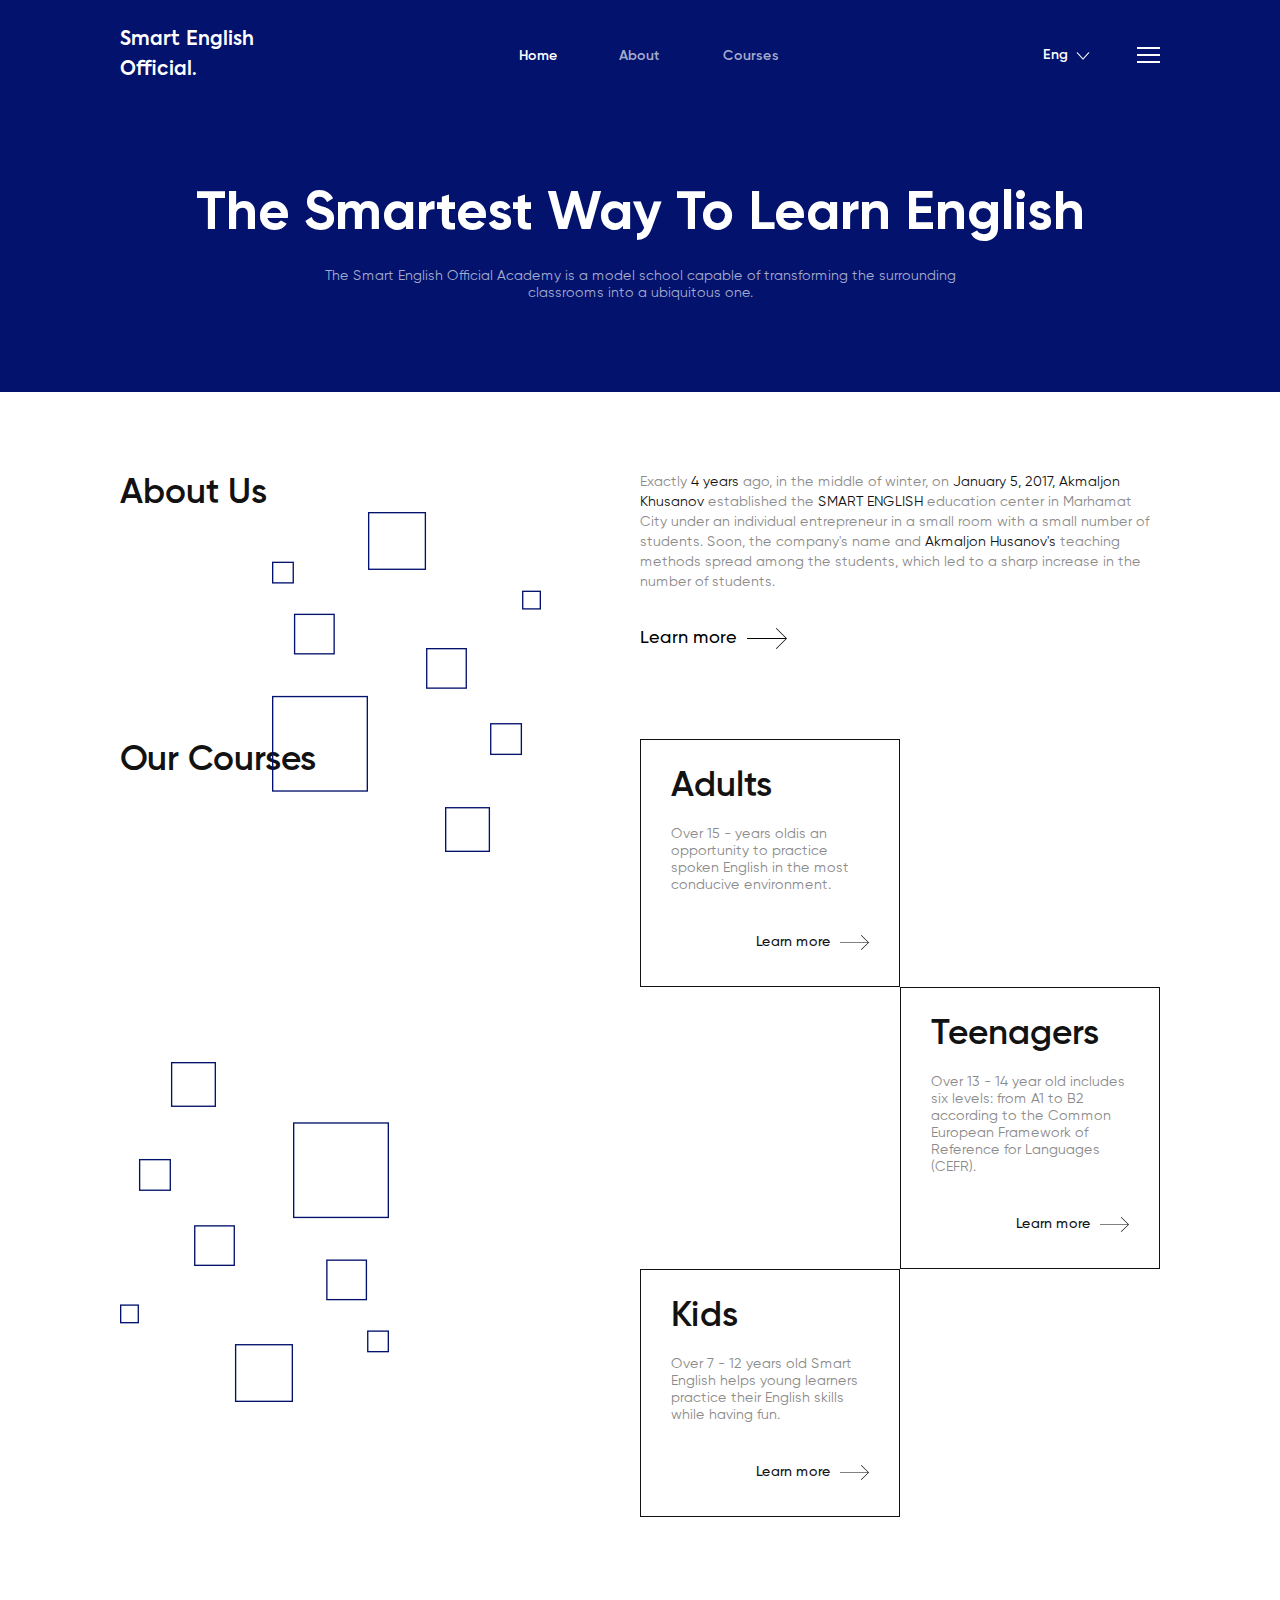
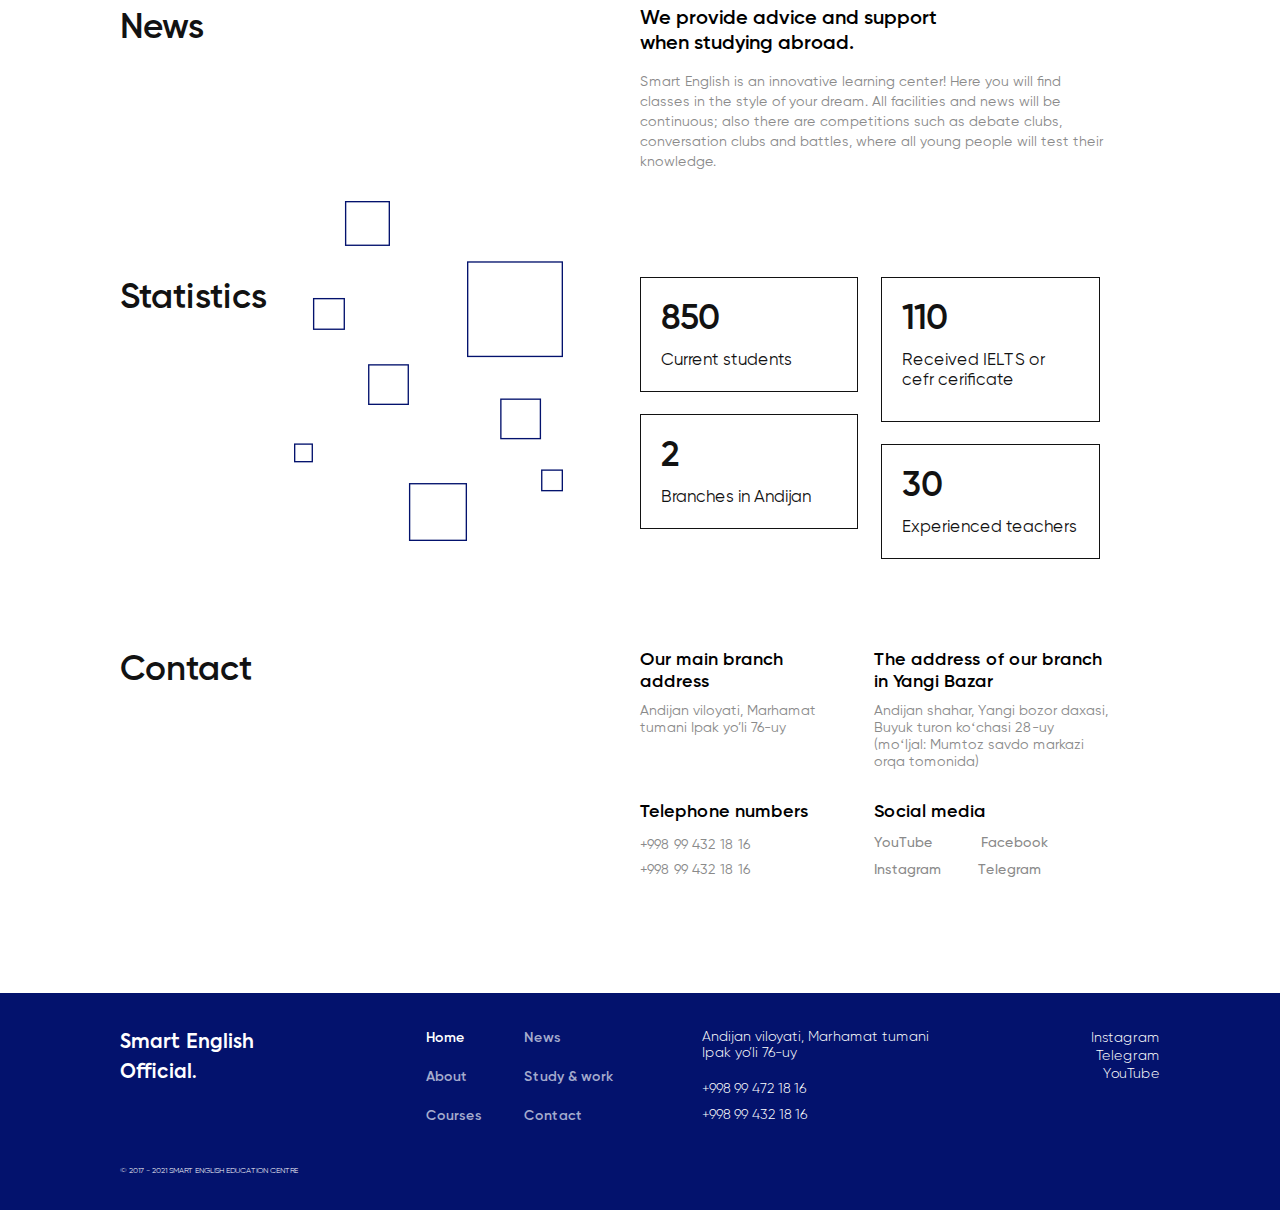
<file: index.html>
<!DOCTYPE html>
<html lang="en">
  <head>
    <meta charset="UTF-8" />
    <meta http-equiv="X-UA-Compatible" content="IE=edge" />
    <meta name="viewport" content="width=device-width, initial-scale=1.0" />
    <title>Smart English Official</title>
    <link rel="stylesheet" href="css/main.css" />
    <link rel="icon" href="img/Group 5.png" type="image/png" />
  </head>
  <body>
    <header>
      <nav>
        <div class="navbar-brand">
          <h3 class="logo-setting">
            smart english <br />
            official.
          </h3>
        </div>

        <ul class="linksToPages">
          <li><a href="index.html">Home</a></li>
          <li><a href="about.html">About</a></li>
          <li><a href="courses.html">Courses</a></li>
        </ul>

        <div class="controls">
          <div class="changeLanguage">
            <h3 onclick="myFunction()" class="dropbtn">Eng</h3>

            <img
              id="direction"
              class="dropbtn"
              src="img/controlsPart.svg"
              alt=""
              onclick="myFunction()"
            />
            <ul id="drop-down" class="drop-down-menu">
              <li><a href="#">Uzb</a></li>
            </ul>
          </div>
          <div class="burger" id="mengo" onclick="name()">
            <div
              id="men mengo"
              class="burger line line1"
              onclick="name()"
            ></div>
            <div
              id="men mengo"
              class="burger line line2"
              onclick="name()"
            ></div>

            <div
              id="men mengo"
              class="burger line line3"
              onclick="name()"
            ></div>
            <div id="main-menu-content" class="main-menu">
              <ul>
                <li><a href="index.html">Home</a></li>
                <hr style="width: 100%" />
                <li><a href="about.html">About</a></li>
                <hr style="width: 100%" />
                <li><a href="courses.html">Courses</a></li>
                <hr style="width: 100%" />
                <li><a href="study.html">Ta'lim & ish</a></li>
                <hr style="width: 100%" />
                <li><a href="vacancies.html">Vakansiya</a></li>
                <hr style="width: 100%" />
                <li><a href="news.html">News</a></li>
                <hr style="width: 100%" />
                <li><a href="contact.html">Bog'lanish</a></li>
              </ul>
            </div>
          </div>
        </div>
      </nav>

      <div class="attractiveAds">
        <h1>the smartest way to learn english</h1>
        <p>
          The Smart English Official Academy is a model school capable of
          transforming the surrounding <br />
          classrooms into a ubiquitous one.
        </p>
      </div>
    </header>

    <div class="container1">
      <div class="about-part">
        <h1 class="font-for-titles">About Us</h1>
        <div class="description">
          <p class="font-for-description">
            Exactly <span class="dark">4 years </span>ago, in the middle of
            winter, on
            <span class="dark">January 5, 2017, Akmaljon Khusanov</span>
            established the <span class="dark">SMART ENGLISH</span> education
            center in Marhamat City under an individual entrepreneur in a small
            room with a small number of students. Soon, the company's name and
            <span class="dark">Akmaljon Husanov's</span> teaching methods spread
            among the students, which led to a sharp increase in the number of
            students.
          </p>

          <a href="#">Learn more <img src="img/Vector.svg" alt="Vector" /></a>
        </div>
      </div>

      <div class="courses">
        <h1 class="font-for-titles">Our Courses</h1>

        <div class="typesOfCourses">
          <div class="adults">
            <h1 class="font-for-titles">Adults</h1>
            <p class="font-for-description">
              Over 15 - years oldis an opportunity to practice spoken English in
              the most conducive environment.
            </p>

            <a class="setting-for-links" href="#"
              >Learn more
              <img class="settings-for-link-img" src="img/Vector.svg" alt=""
            /></a>
          </div>
          <div class="teenagers">
            <h1 class="font-for-titles">Teenagers</h1>
            <p class="font-for-description">
              Over 13 - 14 year old includes six levels: from A1 to B2 according
              to the Common European Framework of Reference for Languages
              (CEFR).
            </p>

            <a class="setting-for-links" href="#"
              >Learn more
              <img class="settings-for-link-img" src="img/Vector.svg" alt=""
            /></a>
          </div>
          <div class="kids">
            <h1 class="font-for-titles">Kids</h1>
            <p class="font-for-description">
              Over 7 - 12 years old Smart English helps young learners practice
              their English skills while having fun.
            </p>
            <a class="setting-for-links" href="#"
              >Learn more
              <img class="settings-for-link-img" src="img/Vector.svg" alt=""
            /></a>
          </div>
        </div>
      </div>

      <div class="news">
        <h1 class="font-for-titles"><a class="_links" href="news.html">News</a></h1>
        <div class="description">
          <h3>
            We provide advice and support <br />
            when studying abroad.
          </h3>
          <p class="font-for-description">
            Smart English is an innovative learning center! Here you will find
            classes in the style of your dream. All facilities and news will be
            continuous; also there are competitions such as debate clubs,
            conversation clubs and battles, where all young people will test
            their knowledge.
          </p>
        </div>
      </div>

      <div class="statistics">
        <h1 class="font-for-titles">Statistics</h1>
        <div class="data">
          <div class="part">
            <div class="numbers">
              <h1 class="font-for-titles">850</h1>
              <p class="fonts-for-data">Current students</p>
            </div>

            <div class="numbers">
              <h1 class="font-for-titles">2</h1>
              <p class="fonts-for-data">Branches in Andijan</p>
            </div>
          </div>
          <div class="part">
            <div class="numbers">
              <h1 class="font-for-titles">110</h1>
              <p class="fonts-for-data">
                Received IELTS or <br />
                cefr cerificate
              </p>
            </div>

            <div class="numbers">
              <h1 class="font-for-titles">30</h1>
              <p class="fonts-for-data">Experienced teachers</p>
            </div>
          </div>
        </div>
      </div>

      <div class="contact">
        <h1 class="font-for-titles">Contact</h1>
        <div class="place">
          <div class="branch-address">
            <h5 class="font-for-location">
              Our main branch <br style="display: block" />
              address
            </h5>
            <p class="font-for-description">
              Andijan viloyati, Marhamat <br />
              tumani Ipak yo’li 76-uy
            </p>
          </div>

          <div class="branch-address">
            <h5 class="font-for-location">
              The address of our branch in Yangi Bazar
            </h5>
            <p class="font-for-description">
              Andijan shahar, Yangi bozor daxasi, <br />
              Buyuk turon koʻchasi 28-uy <br />
              (moʻljal: Mumtoz savdo markazi <br />
              orqa tomonida)
            </p>
          </div>

          <div class="branch-address">
            <h5 class="font-for-location">Telephone numbers</h5>
            <p class="font-for-description" style="line-height: 25px">
              +998 99 432 18 16 <br />
              +998 99 432 18 16
            </p>
          </div>

          <div class="branch-address">
            <h5 class="font-for-location">Social media</h5>
            <a href="https://www.youtube.com/channel/UCyIsRkGdvB_aFuLkGm6fUcA">YouTube</a>
            &nbsp;&nbsp;&nbsp;&nbsp;&nbsp;&nbsp;&nbsp;&nbsp;&nbsp;&nbsp;
            <a href="#">Facebook</a> <br />
            <div class="second-line">
              <a href="https://www.instagram.com/fulfil_education/"">Instagram</a>
              &nbsp;&nbsp;&nbsp;&nbsp;&nbsp;&nbsp;&nbsp;
              <a href="https://t.me/fulfil_education">Telegram</a>
            </div>
          </div>
        </div>
      </div>
      <img
        class="background-effect background-img"
        src="img/Group 136.svg"
        alt=""
      />
      <img
        class="background-effect background-img1"
        src="img/Group 137.svg"
        alt=""
      />
      <img
        class="background-effect background-img2"
        src="img/Group 138.svg"
        alt=""
      />
    </div>

    <footer>
      <div class="logoPart">
        <h3 class="logo-setting">
          Smart English <br />
          Official.
        </h3>

        <p>© 2017 - 2021 SMART ENGLISH EDUCATION CENTRE</p>
      </div>
      <div class="pages">
        <ul>
          <li><a href="index.html">Home</a></li>
          <li><a href="news.html">News</a></li>
          <li><a href="about.html">About</a></li>
          <li><a href="study.html">Study & work</a></li>
          <li><a href="courses.html">Courses</a></li>
          <li><a href="contact.html">Contact</a></li>
        </ul>
      </div>
      <div class="location">
        <h4>
          <span>Andijan viloyati, Marhamat tumani</span> <br />
          Ipak yo’li 76-uy
        </h4>

        <h4>+998 99 472 18 16</h4>

        <h4>+998 99 432 18 16</h4>
      </div>
      <div class="socialSites">
        <h4><a href="https://www.instagram.com/fulfil_education/">Instagram</a></h4>
        <h4><a href="https://t.me/fulfil_education">Telegram</a></h4>
        <h4><a href="https://www.youtube.com/channel/UCyIsRkGdvB_aFuLkGm6fUcA">YouTube</a></h4>
      </div>
    </footer>
    <script src="js/main.js"></script>
  </body>
</html>
</file>
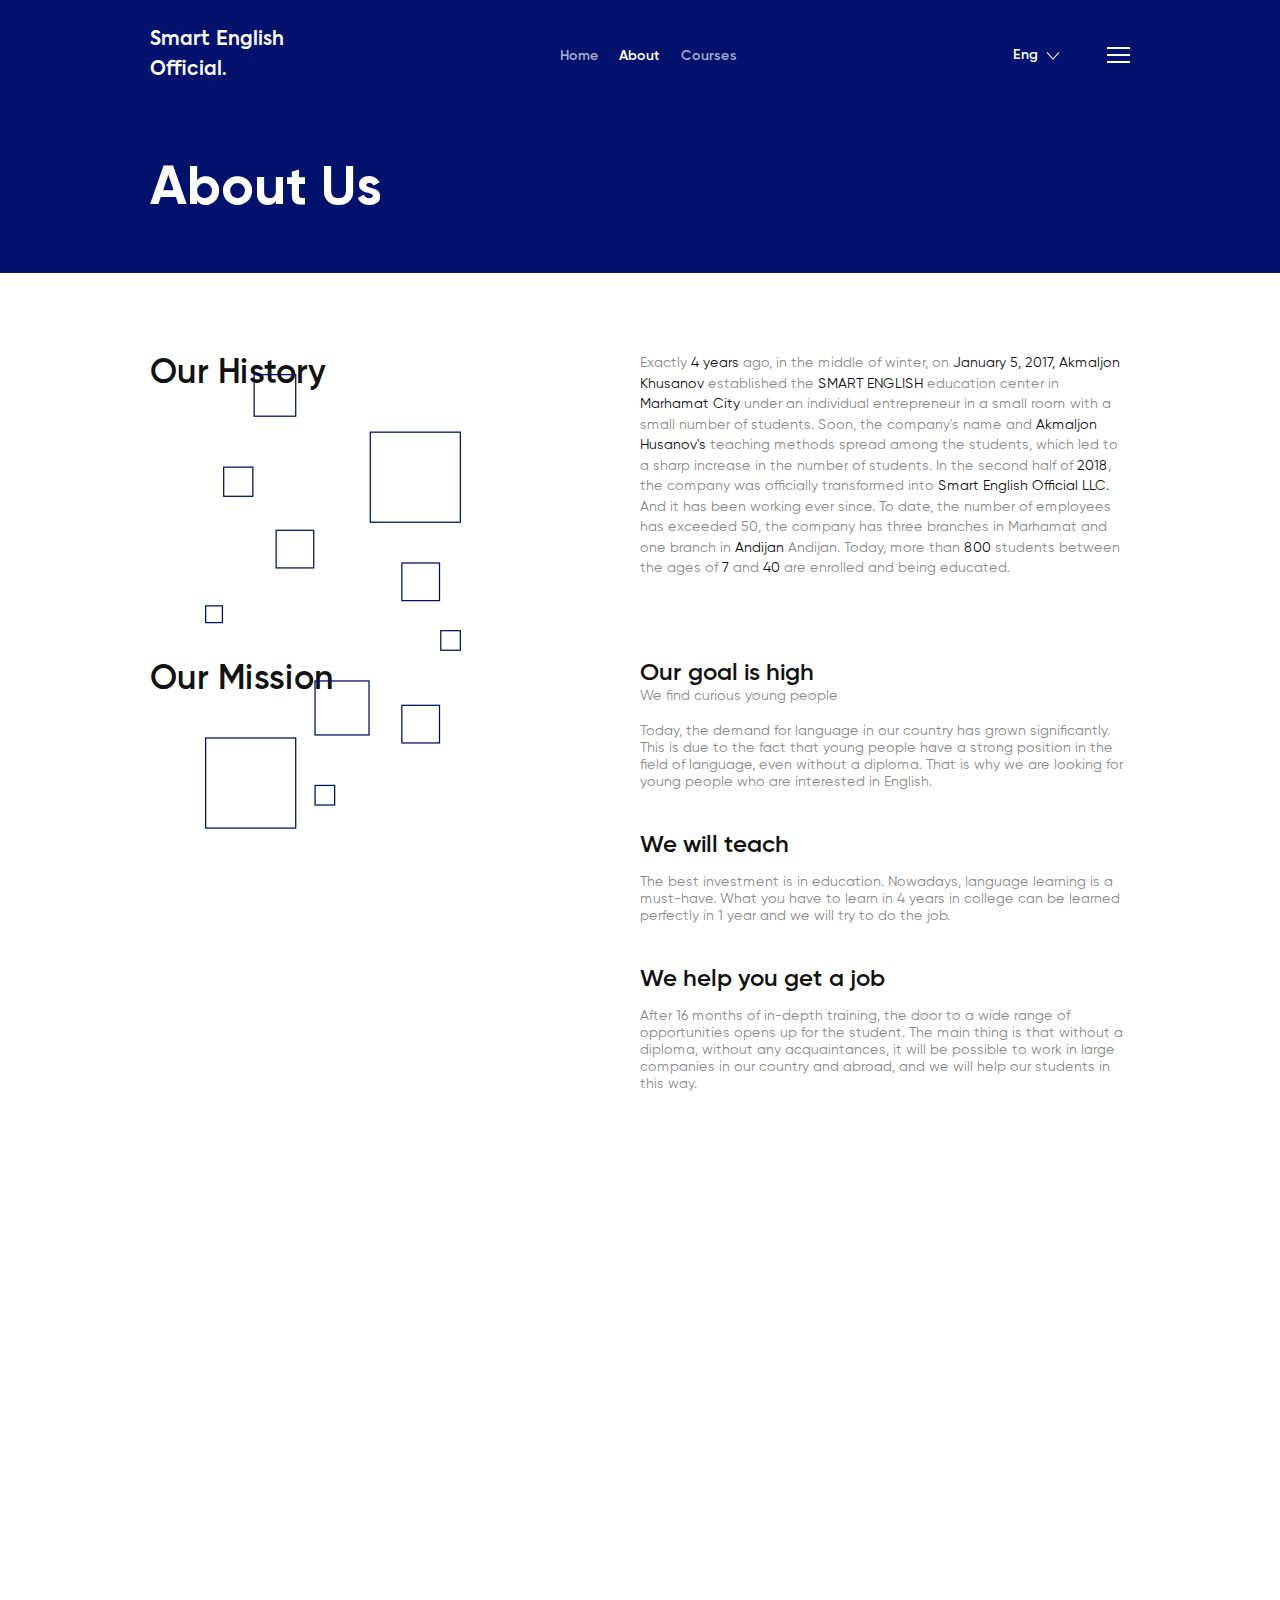
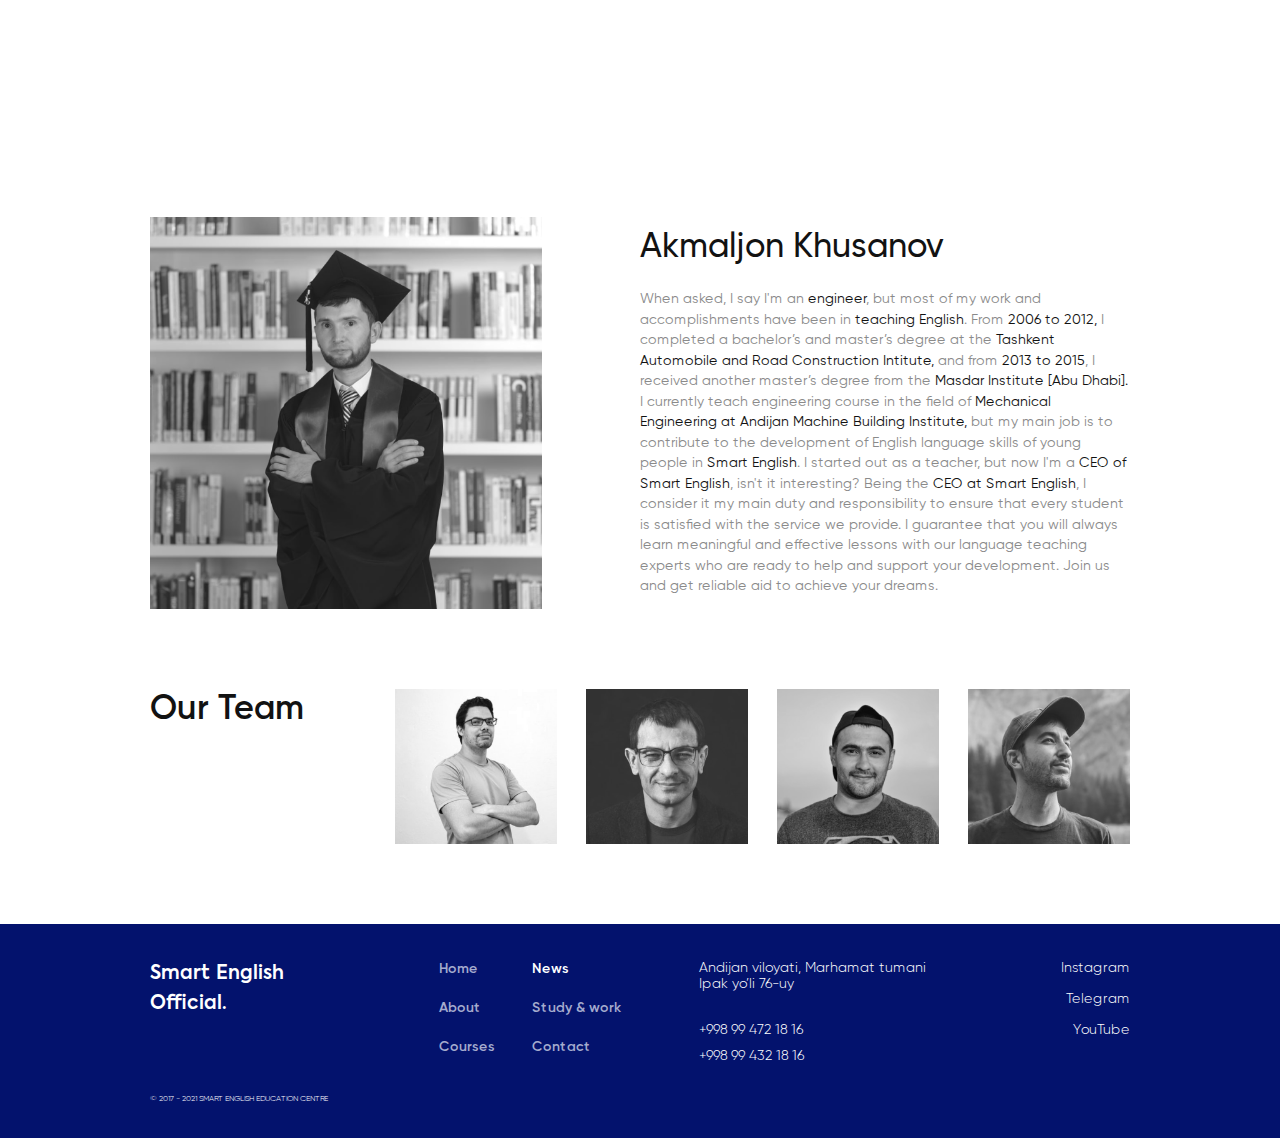
<file: about.html>
<!DOCTYPE html>
<html lang="en">
  <head>
    <meta charset="UTF-8" />
    <meta http-equiv="X-UA-Compatible" content="IE=edge" />
    <meta name="viewport" content="width=device-width, initial-scale=1.0" />
    <title>Smart English Official About</title>
    <link rel="stylesheet" href="css/navbar-footer-settings.css" />
    <link rel="stylesheet" href="css/about.css" />
    <link rel="icon" href="img/Group 5.png" type="image/png" />
  </head>
  <body>
    <header>
      <nav>
        <div class="navbar-brand">
          <h3 class="logo-setting">
            smart english <br />
            official.
          </h3>
        </div>

        <ul class="linksToPages">
          <li><a href="index.html">Home</a></li>
          <li><a href="about.html">About</a></li>
          <li><a href="courses.html">Courses</a></li>
        </ul>

        <div class="controls">
          <div class="changeLanguage">
            <h3 onclick="myFunction()" class="dropbtn">Eng</h3>

            <img
              id="direction"
              class="dropbtn"
              src="img/controlsPart.svg"
              alt=""
              onclick="myFunction()"
            />
            <ul id="drop-down" class="drop-down-menu">
              <li><a href="#">Uzb</a></li>
            </ul>
          </div>
          <div class="burger" id="mengo" onclick="name()">
            <div
              id="men mengo"
              class="burger line line1"
              onclick="name()"
            ></div>
            <div
              id="men mengo"
              class="burger line line2"
              onclick="name()"
            ></div>

            <div
              id="men mengo"
              class="burger line line3"
              onclick="name()"
            ></div>
            <div id="main-menu-content" class="main-menu">
              <ul>
                <li><a href="index.html">Home</a></li>
                <hr style="width: 100%" />
                <li><a href="about.html">About</a></li>
                <hr style="width: 100%" />
                <li><a href="courses.html">Courses</a></li>
                <hr style="width: 100%" />
                <li><a href="study.html">Ta'lim & ish</a></li>
                <hr style="width: 100%" />
                <li><a href="vacancies.html">Vakansiya</a></li>
                <hr style="width: 100%" />
                <li><a href="news.html">News</a></li>
                <hr style="width: 100%" />
                <li><a href="contact.html">Bog'lanish</a></li>
              </ul>
            </div>
          </div>
        </div>
      </nav>

      <div class="attractiveAds">
        <h1>About Us</h1>
      </div>
    </header>

    <div class="container">
      <img class="effect" src="img/fotabout.svg" alt="">
      <div class="history">
        <h1>Our History</h1>
        <div class="second-part">
          <p class="for-text">
            Exactly <span class="dark">4 years</span> ago, in the middle of
            winter, on
            <span class="dark">January 5, 2017, Akmaljon Khusanov</span>
            established the <span class="dark">SMART ENGLISH</span> education
            center in <span class="dark">Marhamat City</span> under an
            individual entrepreneur in a small room with a small number of
            students. Soon, the company's name and
            <span class="dark">Akmaljon Husanov's</span> teaching methods spread
            among the students, which led to a sharp increase in the number of
            students. In the second half of <span class="dark">2018</span>, the
            company was officially transformed into
            <span class="dark">Smart English Official LLC.</span> And it has
            been working ever since. To date, the number of employees has
            exceeded <span>50</span>, the company has three branches in Marhamat
            and one branch in <span class="dark">Andijan</span> Andijan. Today,
            more than <span class="dark">800</span> students between the ages of
            <span class="dark">7</span> and <span class="dark">40</span> are
            enrolled and being educated.
          </p>
        </div>
      </div>

      <div class="mission">
        <h1>Our Mission</h1>
        <div class="second-part">
          <h3>Our goal is high</h3>
          <p class="for_text">We find curious young people</p>
          <br />
          <p class="for_text">
            Today, the demand for language in our country has grown
            significantly. This is due to the fact that young people have a
            strong position in the field of language, even without a diploma.
            That is why we are looking for young people who are interested in
            English.
          </p>

          <h3>We will teach</h3>
          <p class="for_text">
            The best investment is in education. Nowadays, language learning is
            a must-have. What you have to learn in 4 years in college can be
            learned perfectly in 1 year and we will try to do the job.
          </p>

          <h3>We help you get a job</h3>
          <p class="for_text">
            After 16 months of in-depth training, the door to a wide range of
            opportunities opens up for the student. The main thing is that
            without a diploma, without any acquaintances, it will be possible to
            work in large companies in our country and abroad, and we will help
            our students in this way.
          </p>
        </div>
      </div>

      <div class="video">
        <iframe src="https://www.youtube.com/embed"> </iframe>
      </div>

      <div class="founder">
        <img src="img/Background 1.png" alt="" />
        <div class="second-part">
          <h1>Akmaljon Khusanov</h1>
          <p class="for-text">
            When asked, I say I'm an <span class="dark">engineer</span>, but
            most of my work and accomplishments have been in
            <span class="dark">teaching English</span>. From
            <span class="dark">2006 to 2012,</span> I completed a bachelor’s and
            master’s degree at the
            <span class="dark"
              >Tashkent Automobile and Road Construction Intitute,</span
            >
            and from <span class="dark">2013 to 2015</span>, I received another
            master’s degree from the
            <span class="dark">Masdar Institute [Abu Dhabi].</span> I currently
            teach engineering course in the field of
            <span class="dark"
              >Mechanical Engineering at Andijan Machine Building
              Institute,</span
            >
            but my main job is to contribute to the development of English
            language skills of young people in
            <span class="dark">Smart English</span>. I started out as a teacher,
            but now I'm a <span class="dark">CEO of Smart English</span>, isn't
            it interesting? Being the
            <span class="dark">CEO at Smart English</span>, I consider it my
            main duty and responsibility to ensure that every student is
            satisfied with the service we provide. I guarantee that you will
            always learn meaningful and effective lessons with our language
            teaching experts who are ready to help and support your development.
            Join us and get reliable aid to achieve your dreams.
          </p>
        </div>
      </div>

      <div class="members">
        <h1>Our Team</h1>
        <div class="people">
          <div class="person">
            <img src="./img/person.png" alt="" />
            <div class="overlay">
              <h3>John Doe</h3>
              <p>Manager</p>
            </div>
          </div>
          <div class="person">
            <img src="./img/person1.png" alt="" />
            <div class="overlay">
              <h3>John Doe</h3>
              <p>Manager</p>
            </div>
          </div>
          <div class="person">
            <img src="./img/person2.png" alt="" />
            <div class="overlay">
              <h3>John Doe</h3>
              <p>Manager</p>
            </div>
          </div>
          <div class="person">
            <img src="./img/person3.png" alt="" />
            <div class="overlay">
              <h3>John Doe</h3>
              <p>Manager</p>
            </div>
          </div>
        </div>
      </div>
    </div>

    <footer>
      <div class="logoPart">
        <h3 class="logo-setting">
          Smart English <br />
          Official.
        </h3>

        <p style="white-space: nowrap">
          © 2017 - 2021 SMART ENGLISH EDUCATION CENTRE
        </p>
      </div>
      <div class="pages">
        <ul>
          <li><a href="index.html">Home</a></li>
          <li><a href="news.html">News</a></li>
          <li><a href="about.html">About</a></li>
          <li><a href="study.html">Study & work</a></li>
          <li><a href="courses.html">Courses</a></li>
          <li><a href="contact.html">Contact</a></li>
        </ul>
      </div>
      <div class="location">
        <h4>
          <span> Andijan viloyati, Marhamat tumani</span> <br />
          Ipak yo’li 76-uy
        </h4>

        <h4>+998 99 472 18 16</h4>

        <h4>+998 99 432 18 16</h4>
      </div>
      <div class="socialSites">
        <h4><a href="https://www.instagram.com/fulfil_education/">Instagram</a></h4>
        <h4><a href="https://t.me/fulfil_education">Telegram</a></h4>
        <h4><a href="https://www.youtube.com/channel/UCyIsRkGdvB_aFuLkGm6fUcA">YouTube</a></h4>
      </div>
    </footer>
    <script src="js/main.js"></script>
  </body>
</html>
</file>
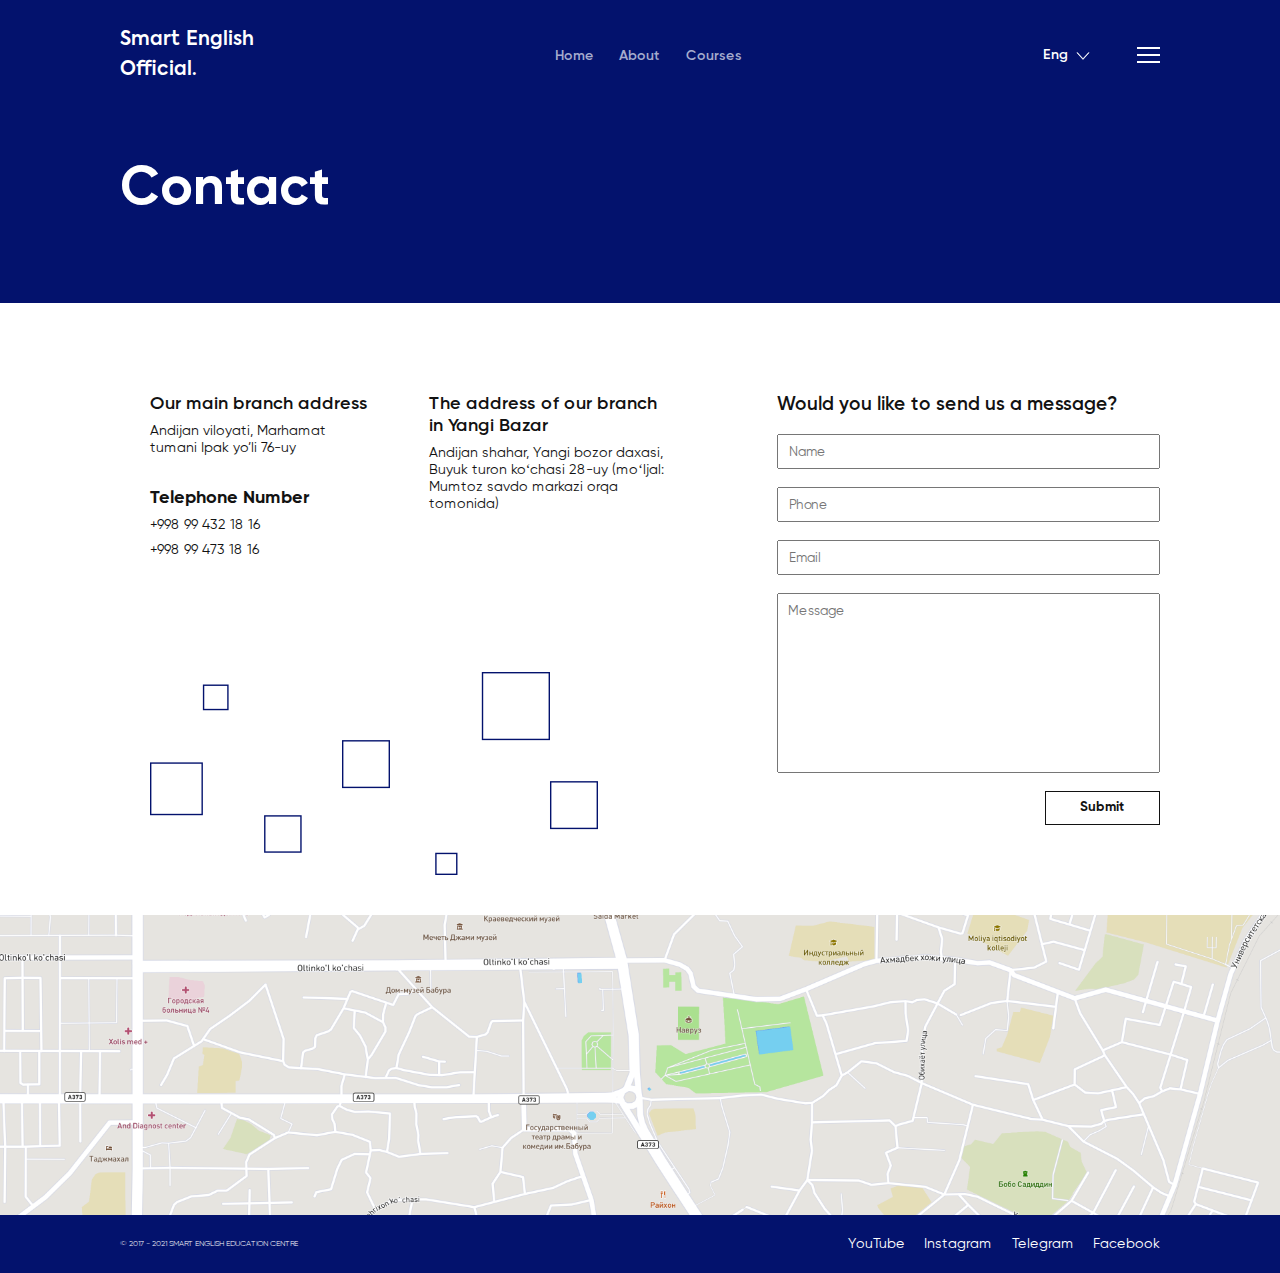
<file: contact.html>
<!DOCTYPE html>
<html lang="en">
  <head>
    <meta charset="UTF-8" />
    <meta http-equiv="X-UA-Compatible" content="IE=edge" />
    <meta name="viewport" content="width=device-width, initial-scale=1.0" />
    <title>Smart English Official Contact</title>
    <link rel="stylesheet" href="css/contact.css" />
    <link rel="icon" href="img/Group 5.png" type="image/png" />
  </head>
  <body>
    <header>
      <nav>
        <div class="navbar-brand">
          <h3 class="logo-setting">
            smart english <br />
            official.
          </h3>
        </div>

        <ul class="linksToPages">
          <li><a href="index.html">Home</a></li>
          <li><a href="about.html">About</a></li>
          <li><a href="courses.html">Courses</a></li>
        </ul>

        <div class="controls">
          <div class="changeLanguage">
            <h3 onclick="myFunction()" class="dropbtn">Eng</h3>

            <img
              id="direction"
              class="dropbtn"
              src="img/controlsPart.svg"
              alt=""
              onclick="myFunction()"
            />
            <ul id="drop-down" class="drop-down-menu">
              <li><a href="#">Uzb</a></li>
            </ul>
          </div>
          <div class="burger" id="mengo" onclick="name()">
            <div
              id="men mengo"
              class="burger line line1"
              onclick="name()"
            ></div>
            <div
              id="men mengo"
              class="burger line line2"
              onclick="name()"
            ></div>

            <div
              id="men mengo"
              class="burger line line3"
              onclick="name()"
            ></div>
            <div id="main-menu-content" class="main-menu">
              <ul>
                <li><a href="index.html">Home</a></li>
                <hr style="width: 100%" />
                <li><a href="about.html">About</a></li>
                <hr style="width: 100%" />
                <li><a href="courses.html">Courses</a></li>
                <hr style="width: 100%" />
                <li><a href="study.html">Ta'lim & ish</a></li>
                <hr style="width: 100%" />
                <li><a href="vacancies.html">Vakansiya</a></li>
                <hr style="width: 100%" />
                <li><a href="news.html">News</a></li>
                <hr style="width: 100%" />
                <li><a href="contact.html">Bog'lanish</a></li>
              </ul>
            </div>
          </div>
        </div>
      </nav>

      <div class="attractiveAds">
        <h1>Contact</h1>
      </div>
    </header>

    <div class="container">
      <div class="location">
        <h2 class="font-for-names">Our main branch <br> address</h2>
        <p class="for_text">
          Andijan viloyati, Marhamat tumani Ipak yo’li 76-uy
        </p>
        <br /><br />
        <h2 class="font-for-names tel">Telephone Number</h2>
        <p class="for_text">+998 99 432 18 16</p>
        <p class="for_text">+998 99 473 18 16</p>
      </div>
      <div class="locationOne">
        <h2 class="font-for-names">
          The address of our branch <br />
          in Yangi Bazar
        </h2>
        <p class="for_text">
          Andijan shahar, Yangi bozor daxasi, Buyuk turon koʻchasi 28-uy
          (moʻljal: Mumtoz savdo markazi orqa tomonida)
        </p>
      </div>
      <div class="message">
        <h3 class="font-for-names">Would you like to send us a message?</h3>
        <form action="#">
          <input class="getName" type="text" maxlength="30" placeholder="Name" required />
          <input type="tel" maxlength="17" placeholder="Phone" required />
          <input type="email" maxlength="25" placeholder="Email" required />
          <textarea name="" id="" placeholder="Message" required></textarea>
          <input type="submit" value="Submit" />
        </form>
      </div>
      <img src="img/contact.svg" alt="" />
    </div>

    <img class="map" src="img/map.png" alt="" />

    <footer>
        <p class="copyright1">© 2017 - 2021 SMART ENGLISH EDUCATION CENTRE</p>

        <ul>
            <li><a href="https://www.youtube.com/channel/UCyIsRkGdvB_aFuLkGm6fUcA">YouTube</a></li>
            <li><a href="https://www.instagram.com/fulfil_education/">Instagram</a></li>
            <li><a href="https://t.me/fulfil_education">Telegram</a></li>
            <li><a href="#">Facebook</a></li>
        </ul>
    </footer>
    <script src="js/main.js"></script>
  </body>
</html>
</file>
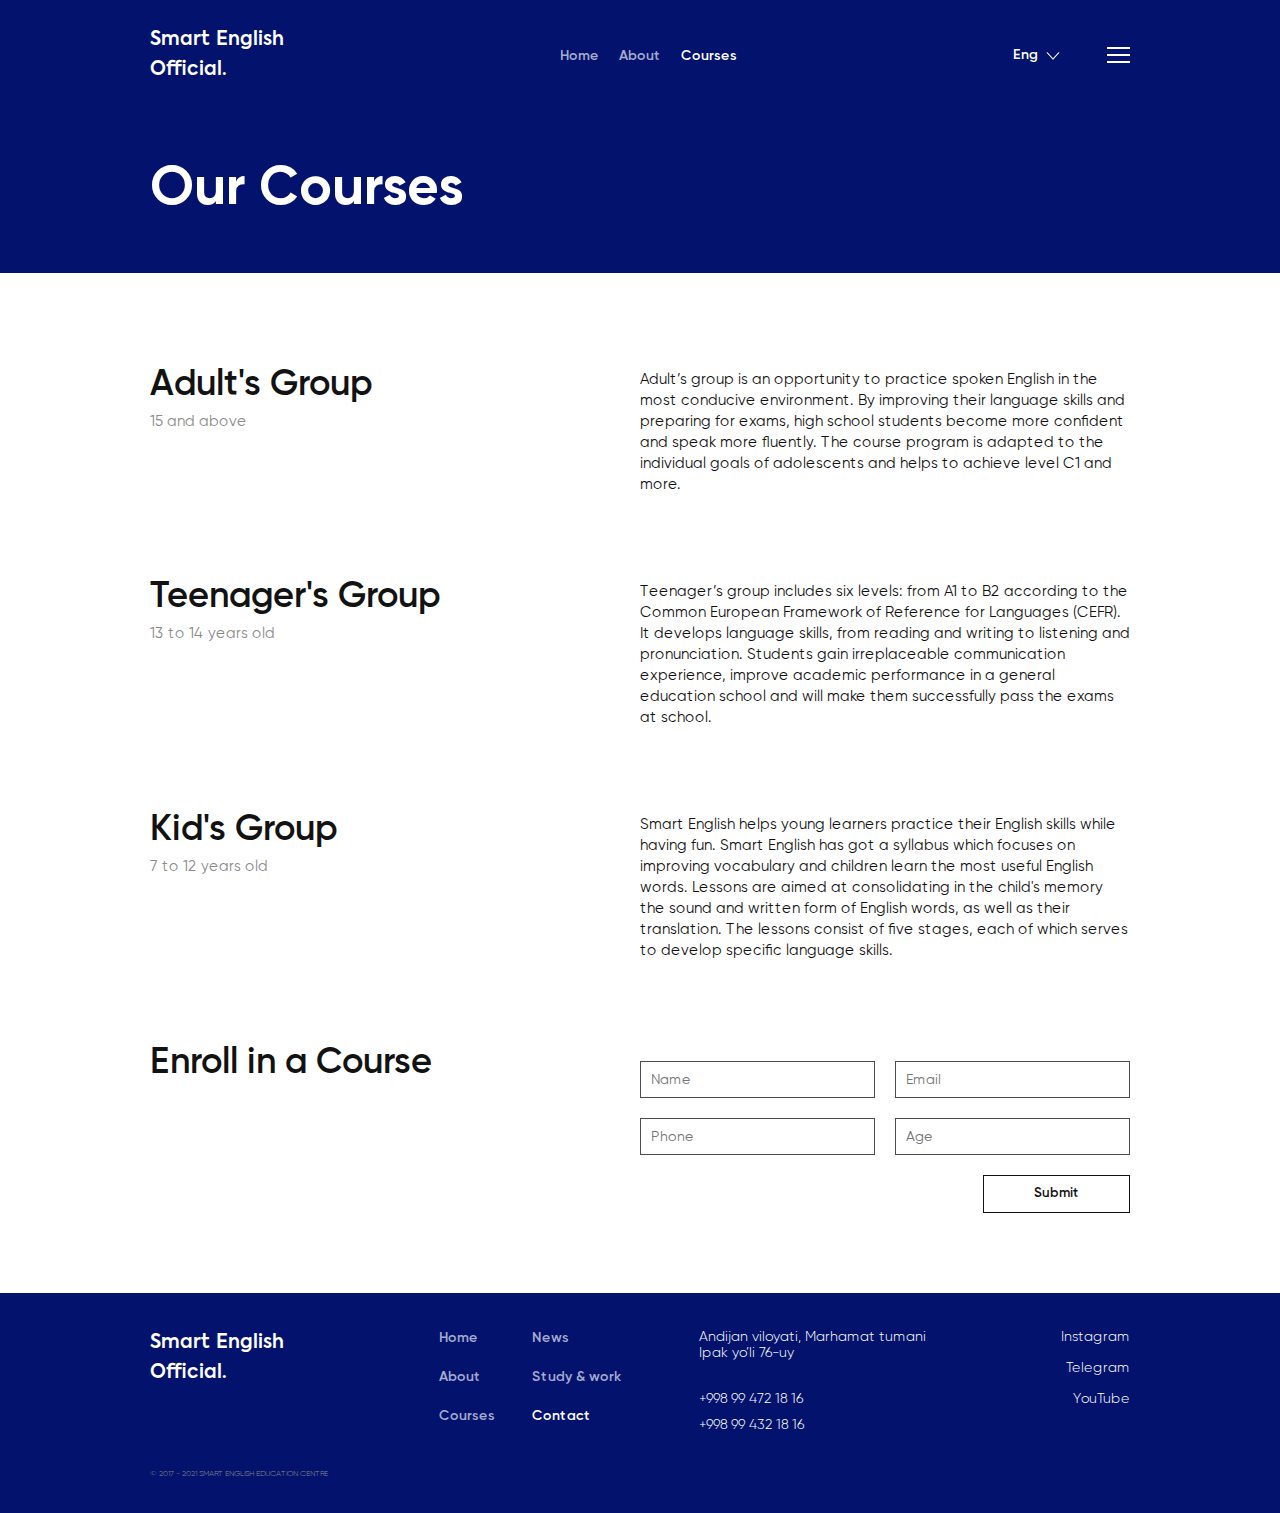
<file: courses.html>
<!DOCTYPE html>
<html lang="en">
  <head>
    <meta charset="UTF-8" />
    <meta http-equiv="X-UA-Compatible" content="IE=edge" />
    <meta name="viewport" content="width=device-width, initial-scale=1.0" />
    <title>Smart English Official Courses</title>
    <link rel="stylesheet" href="css/navbar-footer-settings.css" />
    <link rel="stylesheet" href="css/courses.css" />
    <link rel="icon" href="img/Group 5.png" type="image/png" />
  </head>
  <body>
    <header>
      <nav>
        <div class="navbar-brand">
          <h3 class="logo-setting">
            smart english <br />
            official.
          </h3>
        </div>

        <ul class="linksToPages">
          <li><a href="index.html">Home</a></li>
          <li><a href="about.html">About</a></li>
          <li><a href="courses.html">Courses</a></li>
        </ul>

        <div class="controls">
          <div class="changeLanguage">
            <h3 onclick="myFunction()" class="dropbtn">Eng</h3>

            <img
              id="direction"
              class="dropbtn"
              src="img/controlsPart.svg"
              alt=""
              onclick="myFunction()"
            />
            <ul id="drop-down" class="drop-down-menu">
              <li><a href="#">Uzb</a></li>
            </ul>
          </div>
          <div class="burger" id="mengo" onclick="name()">
            <div
              id="men mengo"
              class="burger line line1"
              onclick="name()"
            ></div>
            <div
              id="men mengo"
              class="burger line line2"
              onclick="name()"
            ></div>

            <div
              id="men mengo"
              class="burger line line3"
              onclick="name()"
            ></div>
            <div id="main-menu-content" class="main-menu">
              <ul>
                <li><a href="index.html">Home</a></li>
                <hr style="width: 100%" />
                <li><a href="about.html">About</a></li>
                <hr style="width: 100%" />
                <li><a href="courses.html">Courses</a></li>
                <hr style="width: 100%" />
                <li><a href="study.html">Ta'lim & ish</a></li>
                <hr style="width: 100%" />
                <li><a href="vacancies.html">Vakansiya</a></li>
                <hr style="width: 100%" />
                <li><a href="index.html">News</a></li>
                <hr style="width: 100%" />
                <li><a href="contact.html">Bog'lanish</a></li>
              </ul>
            </div>
          </div>
        </div>
      </nav>

      <div class="attractiveAds">
        <h1>Our Courses</h1>
      </div>
    </header>

    <div class="container">
      <div class="adults">
        <div class="part">
          <h1>Adult's Group</h1>
          <p>15 and above</p>
        </div>

        <div class="description">
          <p>
            Adult’s group is an opportunity to practice spoken English in the
            most conducive environment. By improving their language skills and
            preparing for exams, high school students become more confident and
            speak more fluently. The course program is adapted to the individual
            goals of adolescents and helps to achieve level C1 and more.
          </p>
        </div>
      </div>

      <div class="teenagers">
        <div class="part">
          <h1>Teenager's Group</h1>
          <p>13 to 14 years old</p>
        </div>

        <div class="description">
          <p>
            Teenager’s group includes six levels: from A1 to B2 according to the
            Common European Framework of Reference for Languages (CEFR). It
            develops language skills, from reading and writing to listening and
            pronunciation. Students gain irreplaceable communication experience,
            improve academic performance in a general education school and will
            make them successfully pass the exams at school.
          </p>
        </div>
      </div>

      <div class="kids">
        <div class="part">
          <h1>Kid's Group</h1>
          <p>7 to 12 years old</p>
        </div>

        <div class="description">
          <p>
            Smart English helps young learners practice their English skills
            while having fun. Smart English has got a syllabus which focuses on
            improving vocabulary and children learn the most useful English
            words. Lessons are aimed at consolidating in the child's memory the
            sound and written form of English words, as well as their
            translation. The lessons consist of five stages, each of which
            serves to develop specific language skills.
          </p>
        </div>
      </div>

      <div class="enroll">
        <h1>Enroll in a Course</h1>

            <form action="#">

                <input type="text" name="name" placeholder="Name" required>
                <input type="email" name="email" placeholder="Email" required>
                <input type="number" name="phone"  placeholder="Phone" required>
                <input type="number" name="age"     placeholder="Age" maxlength="3" required>
                <input type="submit" value="Submit" id="submit">
            </form>

      </div>
    </div>

    <footer>
      <div class="logoPart">
        <h3 class="logo-setting">
          Smart English <br />
          Official.
        </h3>

        <p style="white-space: nowrap">
          © 2017 - 2021 SMART ENGLISH EDUCATION CENTRE
        </p>
      </div>
      <div class="pages">
        <ul>
          <li><a href="index.html">Home</a></li>
          <li><a href="news.html">News</a></li>
          <li><a href="about.html">About</a></li>
          <li><a href="study.html">Study & work</a></li>
          <li><a href="courses.html">Courses</a></li>
          <li><a href="contact.html">Contact</a></li>
        </ul>
      </div>
      <div class="location">
        <h4>
          <span>Andijan viloyati, Marhamat tumani</span> <br />
          Ipak yo’li 76-uy
        </h4>

        <h4>+998 99 472 18 16</h4>

        <h4>+998 99 432 18 16</h4>
      </div>
      <div class="socialSites">
        <h4><a href="https://www.instagram.com/fulfil_education/">Instagram</a></h4>
        <h4><a href="https://t.me/fulfil_education">Telegram</a></h4>
        <h4><a href="https://www.youtube.com/channel/UCyIsRkGdvB_aFuLkGm6fUcA">YouTube</a></h4>
      </div>
    </footer>
    <script src="js/main.js"></script>
  </body>
</html>
</file>
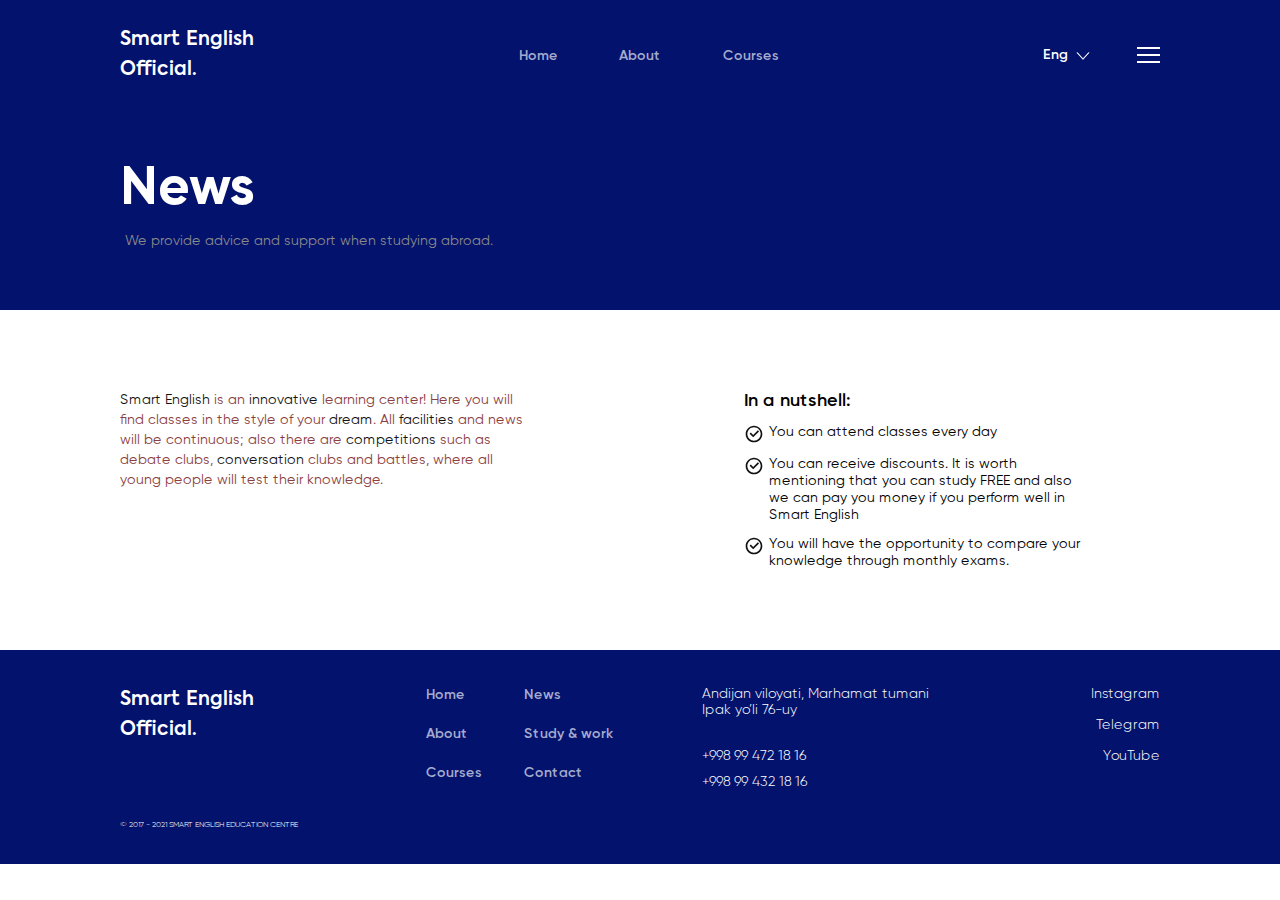
<file: news.html>
<!DOCTYPE html>
<html lang="en">
  <head>
    <meta charset="UTF-8" />
    <meta http-equiv="X-UA-Compatible" content="IE=edge" />
    <meta name="viewport" content="width=device-width, initial-scale=1.0" />
    <title>Smart English Official News</title>
    <link rel="stylesheet" href="css/news.css" />
    <link rel="icon" href="img/Group 5.png" type="image/png" />
  </head>
  <body>
    <header>
      <nav>
        <div class="navbar-brand">
          <h3 class="logo-setting">
            smart english <br />
            official.
          </h3>
        </div>

        <ul class="linksToPages">
          <li><a href="index.html">Home</a></li>
          <li><a href="about.html">About</a></li>
          <li><a href="courses.html">Courses</a></li>
        </ul>

        <div class="controls">
          <div class="changeLanguage">
            <h3 onclick="myFunction()" class="dropbtn">Eng</h3>

            <img
              id="direction"
              class="dropbtn"
              src="img/controlsPart.svg"
              alt=""
              onclick="myFunction()"
            />
            <ul id="drop-down" class="drop-down-menu">
              <li><a href="#">Uzb</a></li>
            </ul>
          </div>
          <div class="burger" id="mengo" onclick="name()">
            <div
              id="men mengo"
              class="burger line line1"
              onclick="name()"
            ></div>
            <div
              id="men mengo"
              class="burger line line2"
              onclick="name()"
            ></div>

            <div
              id="men mengo"
              class="burger line line3"
              onclick="name()"
            ></div>
            <div id="main-menu-content" class="main-menu">
              <ul>
                <li><a href="index.html">Home</a></li>
                <hr style="width: 100%" />
                <li><a href="about.html">About</a></li>
                <hr style="width: 100%" />
                <li><a href="courses.html">Courses</a></li>
                <hr style="width: 100%" />
                <li><a href="study.html">Ta'lim & ish</a></li>
                <hr style="width: 100%" />
                <li><a href="vacancies.html">Vakansiya</a></li>
                <hr style="width: 100%" />
                <li><a href="news.html">News</a></li>
                <hr style="width: 100%" />
                <li><a href="contact.html">Bog'lanish</a></li>
              </ul>
            </div>
          </div>
        </div>
      </nav>

      <div class="attractiveAds">
        <h1>News</h1>
        <p>We provide advice and support when studying abroad.</p>
      </div>
    </header>

    <div class="container">
      <p>
        <span class="dark">Smart English</span> is an
        <span class="dark">innovative</span> learning center! Here you will find
        classes in the style of your <span class="dark">dream</span>. All
        <span class="dark">facilities</span> and news will be continuous; also
        there are <span class="dark">competitions</span> such as debate clubs,
        <span class="dark">conversation</span> clubs and battles, where all
        young people will test their knowledge.
      </p>

      <div class="nutshell">
        <h3>In a nutshell:</h3>
        <ul>
           <div class="advantage">
               <img src="img/right.svg" alt="" />
               <li>You can attend classes every day</li>
           </div>


          <div class="advantage">
            <img src="img/right.svg" alt="" style="vertical-align: top" />
            <li>
              You can receive discounts. It is worth mentioning that you can
              study FREE and also we can pay you money if you perform well in
              Smart English
            </li>
          </div>

          <div class="advantage">
              <img src="img/right.svg" alt="" /> 
              <li>
                 You will have the opportunity to
                compare your knowledge through monthly exams.
              </li>
          </div>
        </ul>
      </div>
    </div>

    <footer>
      <div class="logoPart">
        <h3 class="logo-setting">
          Smart English <br />
          Official.
        </h3>

        <p style="white-space: nowrap;">© 2017 - 2021 SMART ENGLISH EDUCATION CENTRE</p>
      </div>
      <div class="pages">
        <ul>
          <li><a href="#">Home</a></li>
          <li><a href="#">News</a></li>
          <li><a href="#">About</a></li>
          <li><a href="#">Study & work</a></li>
          <li><a href="#">Courses</a></li>
          <li><a href="#">Contact</a></li>
        </ul>
      </div>
      <div class="location">
        <h4>
          <span>Andijan viloyati, Marhamat tumani</span> <br />
          Ipak yo’li 76-uy
        </h4>

        <h4>+998 99 472 18 16</h4>

        <h4>+998 99 432 18 16</h4>
      </div>
      <div class="socialSites">
        <h4><a href="#">Instagram</a></h4>
        <h4><a href="#">Telegram</a></h4>
        <h4><a href="#">YouTube</a></h4>
      </div>
    </footer>
    <script src="js/main.js"></script>
  </body>
</html>
</file>
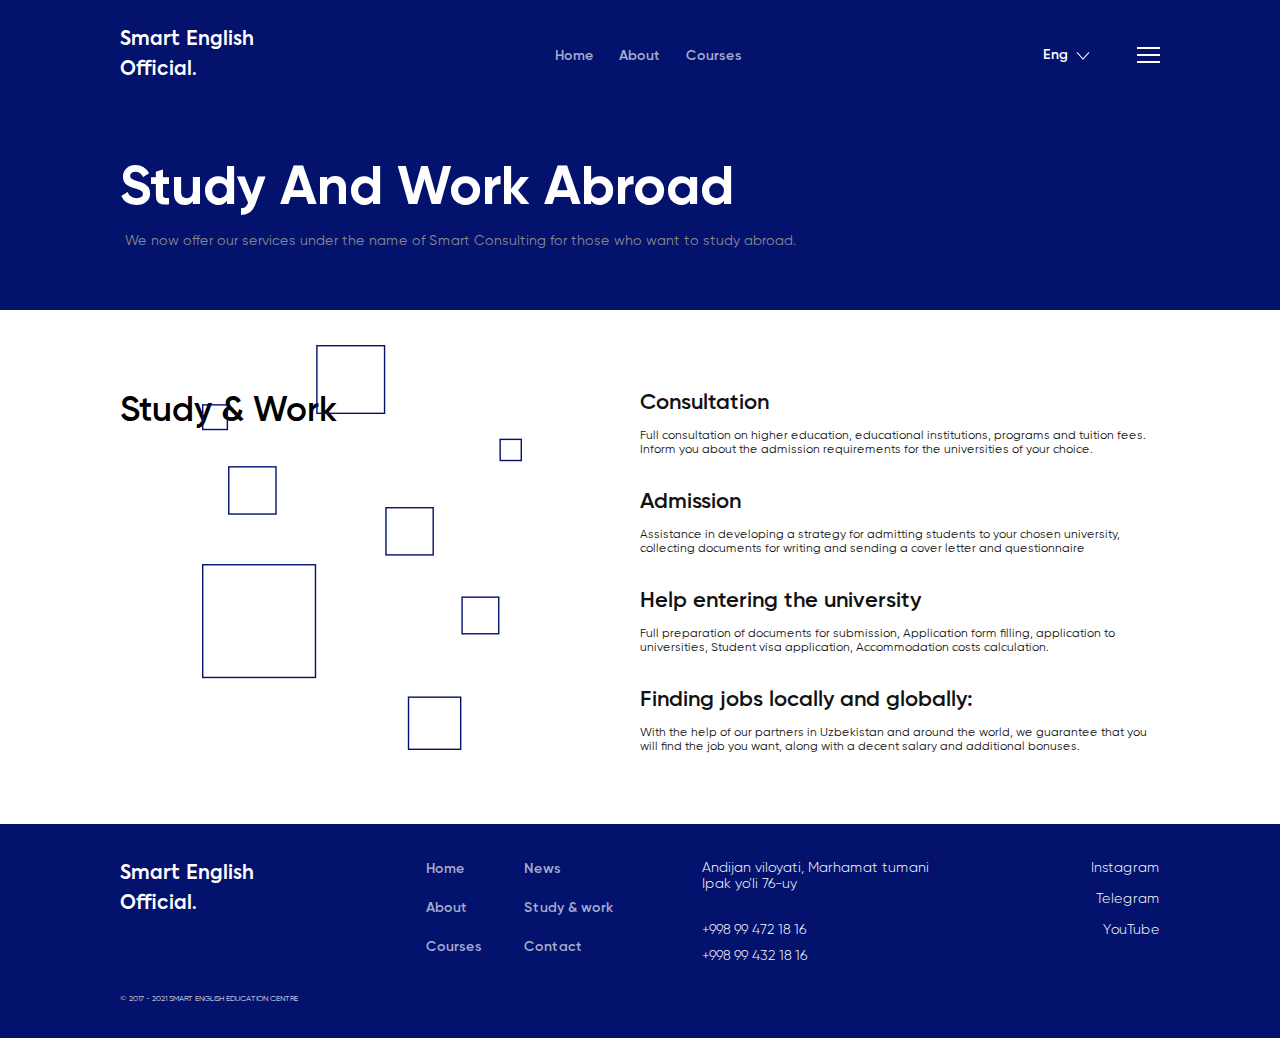
<file: study.html>
<!DOCTYPE html>
<html lang="en">
  <head>
    <meta charset="UTF-8" />
    <meta http-equiv="X-UA-Compatible" content="IE=edge" />
    <meta name="viewport" content="width=device-width, initial-scale=1.0" />
    <title>Smart English Official Study</title>
    <link rel="stylesheet" href="css/study.css" />
    <link rel="icon" href="img/Group 5.png" type="image/png" />
  </head>
  <body>
    <header>
      <nav>
        <div class="navbar-brand">
          <h3 class="logo-setting">
            smart english <br />
            official.
          </h3>
        </div>

        <ul class="linksToPages">
          <li><a href="index.html">Home</a></li>
          <li><a href="about.html">About</a></li>
          <li><a href="courses.html">Courses</a></li>
        </ul>

        <div class="controls">
          <div class="changeLanguage">
            <h3 onclick="myFunction()" class="dropbtn">Eng</h3>

            <img
              id="direction"
              class="dropbtn"
              src="img/controlsPart.svg"
              alt=""
              onclick="myFunction()"
            />
            <ul id="drop-down" class="drop-down-menu">
              <li><a href="#">Uzb</a></li>
            </ul>
          </div>
          <div class="burger" id="mengo" onclick="name()">
            <div
              id="men mengo"
              class="burger line line1"
              onclick="name()"
            ></div>
            <div
              id="men mengo"
              class="burger line line2"
              onclick="name()"
            ></div>

            <div
              id="men mengo"
              class="burger line line3"
              onclick="name()"
            ></div>
            <div id="main-menu-content" class="main-menu">
              <ul>
                <li><a href="index.html">Home</a></li>
                <hr style="width: 100%" />
                <li><a href="about.html">About</a></li>
                <hr style="width: 100%" />
                <li><a href="courses.html">Courses</a></li>
                <hr style="width: 100%" />
                <li><a href="study.html">Ta'lim & ish</a></li>
                <hr style="width: 100%" />
                <li><a href="vacancies.html">Vakansiya</a></li>
                <hr style="width: 100%" />
                <li><a href="news.html">News</a></li>
                <hr style="width: 100%" />
                <li><a href="contact.html">Bog'lanish</a></li>
              </ul>
            </div>
          </div>
        </div>
      </nav>

      <div class="attractiveAds">
        <h1>Study And Work Abroad</h1>
        <p>We now offer our services under the name of Smart Consulting for those who want to study abroad.</p>
      </div>
    </header>

    <div class="container">
      <div class="title">
        <h1>Study & Work</h1>
      </div>

      <div class="options">
        <h2 class="name">Consultation</h2>
        <p class="text">
          Full consultation on higher education, educational institutions,
          programs and tuition fees. Inform you about the admission requirements
          for the universities of your choice.
        </p>

        <h2 class="name">Admission</h2>
        <p class="text">
          Assistance in developing a strategy for admitting students to your
          chosen university, collecting documents for writing and sending a
          cover letter and questionnaire
        </p>

        <h2 class="name">Help entering the university</h2>
        <p class="text">
          Full preparation of documents for submission, Application form
          filling, application to universities, Student visa application,
          Accommodation costs calculation.
        </p>

        <h2 class="name">Finding jobs locally and globally:</h2>
        <p class="text">
          With the help of our partners in Uzbekistan and around the world, we
          guarantee that you will find the job you want, along with a decent
          salary and additional bonuses.
        </p>
      </div>
      <img src="img/stud.svg" alt="">
    </div>

    <footer>
      <div class="logoPart">
        <h3 class="logo-setting">
          Smart English <br />
          Official.
        </h3>

        <p style="white-space: nowrap">
          © 2017 - 2021 SMART ENGLISH EDUCATION CENTRE
        </p>
      </div>
      <div class="pages">
        <ul>
          <li><a href="index.html">Home</a></li>
          <li><a href="news.html">News</a></li>
          <li><a href="about.html">About</a></li>
          <li><a href="study.html">Study & work</a></li>
          <li><a href="courses.html">Courses</a></li>
          <li><a href="contact.html">Contact</a></li>
        </ul>
      </div>
      <div class="location">
        <h4>
          <span> Andijan viloyati, Marhamat tumani</span> <br />
          Ipak yo’li 76-uy
        </h4>

        <h4>+998 99 472 18 16</h4>

        <h4>+998 99 432 18 16</h4>
      </div>
      <div class="socialSites">
        <h4><a href="https://www.instagram.com/fulfil_education/">Instagram</a></h4>
        <h4><a href="https://t.me/fulfil_education">Telegram</a></h4>
        <h4><a href="https://www.youtube.com/channel/UCyIsRkGdvB_aFuLkGm6fUcA">YouTube</a></h4>
      </div>
    </footer>
    <script src="js/main.js"></script>
  </body>
</html>
</file>
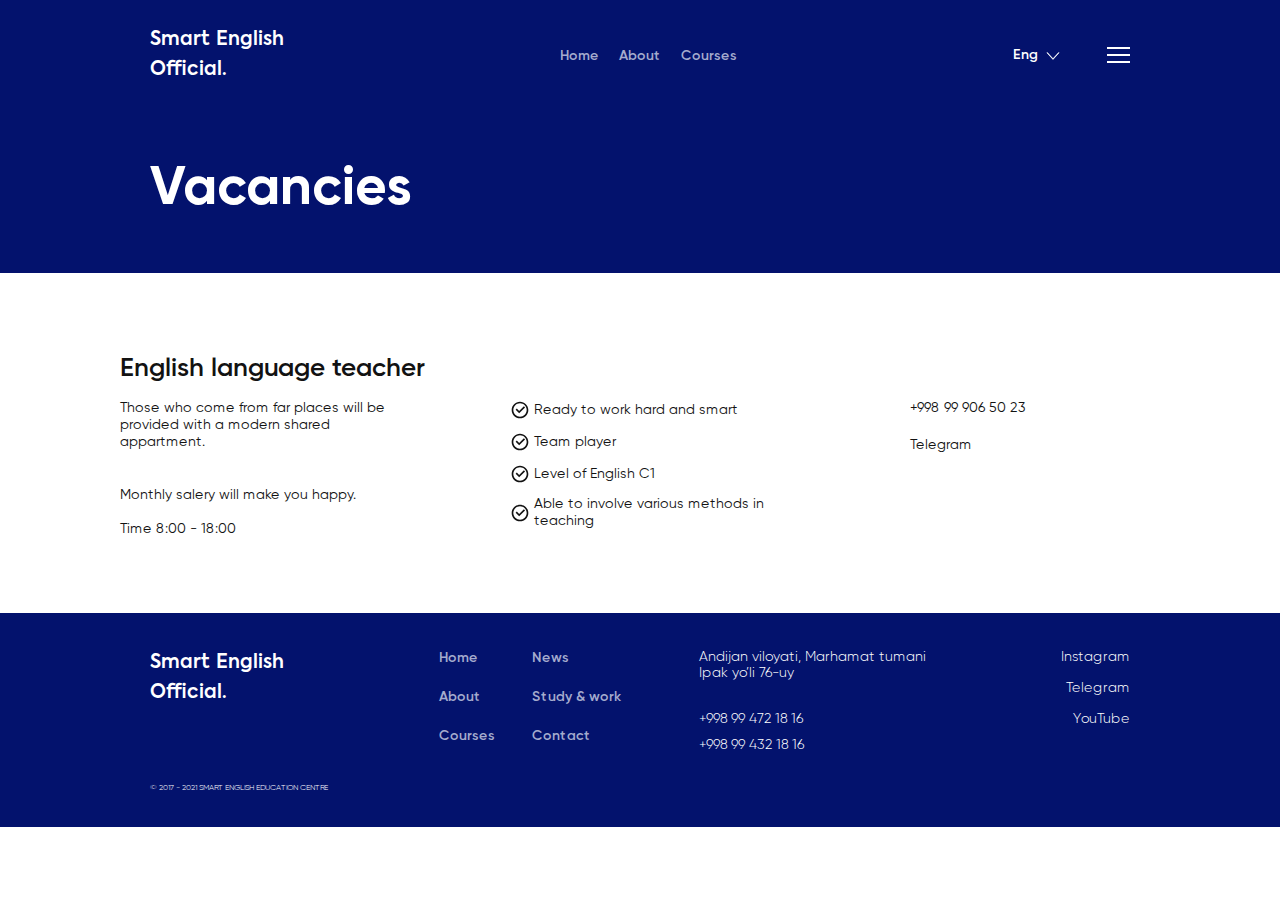
<file: vacancies.html>
<!DOCTYPE html>
<html lang="en">
  <head>
    <meta charset="UTF-8" />
    <meta http-equiv="X-UA-Compatible" content="IE=edge" />
    <meta name="viewport" content="width=device-width, initial-scale=1.0" />
    <title>Smart English Official Vacancies</title>
    <link rel="stylesheet" href="css/navbar-footer-settings.css" />
    <link rel="stylesheet" href="css/vacancies.css" />
    <link rel="icon" href="img/Group 5.png" type="image/png" />
  </head>
  <body>
    <header>
      <nav>
        <div class="navbar-brand">
          <h3 class="logo-setting">
            smart english <br />
            official.
          </h3>
        </div>

        <ul class="linksToPages">
          <li><a href="index.html">Home</a></li>
          <li><a href="about.html">About</a></li>
          <li><a href="courses.html">Courses</a></li>
        </ul>

        <div class="controls">
          <div class="changeLanguage">
            <h3 onclick="myFunction()" class="dropbtn">Eng</h3>

            <img
              id="direction"
              class="dropbtn"
              src="img/controlsPart.svg"
              alt=""
              onclick="myFunction()"
            />
            <ul id="drop-down" class="drop-down-menu">
              <li><a href="#">Uzb</a></li>
            </ul>
          </div>
          <div class="burger" id="mengo" onclick="name()">
            <div
              id="men mengo"
              class="burger line line1"
              onclick="name()"
            ></div>
            <div
              id="men mengo"
              class="burger line line2"
              onclick="name()"
            ></div>

            <div
              id="men mengo"
              class="burger line line3"
              onclick="name()"
            ></div>
            <div id="main-menu-content" class="main-menu">
              <ul>
                <li><a href="index.html">Home</a></li>
                <hr style="width: 100%" />
                <li><a href="about.html">About</a></li>
                <hr style="width: 100%" />
                <li><a href="courses.html">Courses</a></li>
                <hr style="width: 100%" />
                <li><a href="study.html">Ta'lim & ish</a></li>
                <hr style="width: 100%" />
                <li><a href="vacancies.html">Vakansiya</a></li>
                <hr style="width: 100%" />
                <li><a href="news.html">News</a></li>
                <hr style="width: 100%" />
                <li><a href="contact.html">Bog'lanish</a></li>
              </ul>
            </div>
          </div>
        </div>
      </nav>

      <div class="attractiveAds">
        <h1>Vacancies</h1>
      </div>
    </header>

    <div class="container">
      <h2>English language teacher</h2>
      <div class="needs">
        <div class="teacher-part">
          <p class="for-text">
            Those who come from far places will be provided with a modern shared
            appartment.
          </p>
          <br /><br />
          <p class="for-text">
            Monthly salery will make you happy. <br /><br />
            Time 8:00 - 18:00
          </p>
        </div>
        <div class="requirements">
          <ul>
            <div class="must-have">
              <img src="img/right.svg" alt="" />
              <li class="for-text">Ready to work hard and smart</li>
            </div>
            <div class="must-have">
              <img src="img/right.svg" alt="" />
              <li class="for-text">Team player</li>
            </div>
            <div class="must-have">
              <img src="img/right.svg" alt="" />
              <li class="for-text">Level of English C1</li>
            </div>
            <div class="must-have">
              <img src="img/right.svg" alt="" />
              <li class="for-text">Able to involve various methods in teaching</li>
            </div>
          </ul>
        </div>
        <div class="telForContact">
            <p class="for-text">+998 99 906 50 23 </p><br>
            <a class="for-text" href="#"> Telegram</a>
        </div>
      </div>
    </div>

    <footer>
      <div class="logoPart">
        <h3 class="logo-setting">
          Smart English <br />
          Official.
        </h3>

        <p style="white-space: nowrap">
          © 2017 - 2021 SMART ENGLISH EDUCATION CENTRE
        </p>
      </div>
      <div class="pages">
        <ul>
          <li><a href="index.html">Home</a></li>
          <li><a href="news.html">News</a></li>
          <li><a href="about.html">About</a></li>
          <li><a href="study.html">Study & work</a></li>
          <li><a href="courses.html">Courses</a></li>
          <li><a href="contact.html">Contact</a></li>
        </ul>
      </div>
      <div class="location">
        <h4>
          <span> Andijan viloyati, Marhamat tumani</span> <br />
          Ipak yo’li 76-uy
        </h4>

        <h4>+998 99 472 18 16</h4>

        <h4>+998 99 432 18 16</h4>
      </div>
      <div class="socialSites">
        <h4><a href="https://www.instagram.com/fulfil_education/">Instagram</a></h4>
        <h4><a href="https://t.me/fulfil_education">Telegram</a></h4>
        <h4><a href="https://www.youtube.com/channel/UCyIsRkGdvB_aFuLkGm6fUcA">YouTube</a></h4>
      </div>
    </footer>
    <script src="js/main.js"></script>
  </body>
</html>
</file>
<file: css/main.css>
/* _-_-_-_-_-_-_-_-_-_-_-_-_-_-_- Fonts _-_-_-_-_-_-_-_-_-_-_-_-_-_-_ */
@font-face {
  font-family: "Axiforma Semibold";
  src: url("../fonts/Axiforma-SemiBold.woff") format("woff");
  font-weight: bold;
  font-style: normal;
}

@font-face {
  font-family: "Gilroy";
  src: local("Gilroy Semibold"), local("Gilroy-Semibold"),
    url("../fonts/Gilroy-Semibold.woff") format("woff");
  font-weight: 600;
  font-style: normal;
}

@font-face {
  font-family: "Gilroy Bold";
  src: local("Gilroy Bold"), local("Gilroy-Bold"),
    url("../fonts/Gilroy-Bold.woff") format("woff");
  font-weight: 700;
  font-style: normal;
}

@font-face {
  font-family: "Gilroy Regular";
  src: local("Gilroy Regular"), local("Gilroy-Regular"),
    url("../fonts/Gilroy-Regular.woff") format("woff");
  font-weight: 400;
  font-style: normal;
}

@font-face {
  font-family: "Gilroy Light";
  src: url("../fonts/Gilroy-Light.woff"),
    url("Gilroy-Light.woff") format("woff");
  font-weight: normal;
  font-style: light;
}

@font-face {
  font-family: "Gilroy Medium";
  src: local("Gilroy Medium"), local("Gilroy-Medium"),
    url("../fonts/Gilroy-Medium.woff") format("woff");
  font-weight: 500;
  font-style: normal;
}
/* _-_-_-_-_-_-_-_-_-_-_-_-_-_- Default Settings _-_-_-_-_-_-_-_-_-_-_-_ */

* {
  margin: 0;
  padding: 0;
  box-sizing: border-box;
}

/* _-_-_-_-_-_-_-_-_-_-_-_-_-_- Main Part Settings _-_-_-_-_-_-_-_-_-_-_-_ */

html,
body {
  overflow-x: hidden;
}

header {
  background-color: rgba(3, 18, 109, 1);
  color: #fff;
}

nav {
  display: -ms-flexbox;
  display: flex;
  justify-content: space-between;
  align-items: center;
  padding: 25px 120px;
}

.logo-setting {
  font-family: "Axiforma Semibold", sans-serif;
  color: #fff;
  font-weight: 600;
  text-transform: capitalize;
  cursor: pointer;
}

ul li a {
  text-decoration: none;
  color: rgba(165, 171, 205, 1);
  white-space: nowrap;
  font-size: 14px;
  transition: all 0.3s ease-in-out;
  font-family: "Gilroy";
}

ul li {
  list-style: none;
}

.linksToPages {
  width: 25%;
  display: flex;
  justify-content: space-between;
}

ul a:hover,
li:first-child a {
  color: rgba(255, 255, 255, 1);
}

.controls {
  display: flex;
  justify-content: center;
  align-items: center;
}

.changeLanguage {
  display: flex;
  justify-content: space-around;
  cursor: pointer;
  margin-right: 47px;
  position: relative;
}

.controls .changeLanguage h3 {
  font: 14px "Gilroy";
  color: rgba(255, 255, 255, 1);
  margin-right: 8px;
}

.drop-down-menu {
  display: none;
  flex-direction: column;
  width: 50px;
  position: absolute;
  top: 20px;
  left: 0px;
}

.changeLanguage img {
  width: 14px;
  transition: all 0.3s ease-in-out;
}

.burger {
  width: 23px;
  position: relative;
  cursor: pointer;
}

.burger .line {
  height: 2px;
  width: 23px;
  margin: 5px 0;
  background-color: #ffffff;
}

.main-menu {
  text-align: left;
  position: absolute;
  top: 45px;
  border-radius: 2px;
  right: -2px;
  width: 150px;
  transform: translateX(1000px);
  background: white;
  transition: all 0.4s ease-in-out;
}

.main-menu ul {
  display: flex;
  flex-direction: column;
}

.main-menu ul li:nth-child(1),
.main-menu li:nth-child(3),
.main-menu li:nth-child(5),
.main-menu hr:nth-child(2),
.main-menu hr:nth-child(4) {
  display: none;
}

.main-menu ul li {
  padding: 10px 20px;
  margin: -2px 0 0 0;
}

.main-menu ul li a {
  color: rgba(18, 18, 18, 1);
}

.main-menu ul li:hover {
  background: rgba(3, 18, 109, 1);
}

.main-menu ul li:hover a {
  color: rgba(255, 255, 255, 1);
}

.attractiveAds {
  text-align: center;
  padding: 70px 0;
}

header h1 {
  font: 55px "Gilroy Bold";
  text-transform: capitalize;
}

header p {
  font: 14px "Gilroy Regular";
  color: rgba(165, 171, 205, 1);
  padding: 20px 0;
}

.container1 {
  width: 100%;
  padding: 80px 120px;
  position: relative;
}

.container1 h3 {
  font: 20px "Gilroy";
}

.about-part,
.courses,
.news,
.statistics,
.contact {
  width: 100%;
  display: flex;
  justify-content: space-between;
}

.description,
.typesOfCourses,
.data {
  width: 50%;
}

.about-part p,
.news p {
  line-height: 20px;
}

.about-part a {
  display: inline-block;
  font: 18px "Gilroy Medium";
  text-decoration: none;
  color: black;
  margin-top: 35px;
}

.about-part img {
  vertical-align: middle;
  width: 40px;
  margin-left: 5px;
}

.courses,
.news,
.statistics,
.contact {
  margin-top: 90px;
}

.typesOfCourses {
  display: flex;
  flex-direction: column;
}

.adults,
.kids {
  width: 50%;
  border: 1px solid #121212;
  padding: 25px 30px;
}

.typesOfCourses p {
  padding: 18px 0 40px;
}

.teenagers {
  margin-left: auto;
  width: 50%;
  border: 1px solid #121212;
  padding: 25px 30px;
}

.news p {
  width: 90%;
  padding: 15px 0;
}

.data {
  display: flex;
  flex-wrap: wrap;
}

.numbers {
  width: 100%;
  border: 1px solid #121212;
  padding: 20px;
}

.data .part:nth-child(1),
.place .part:nth-child(1) {
  width: 42% !important;
}

.data .part:nth-child(2) {
  width: 42%;
  margin-left: 23px;
}

.data .part:nth-child(1) .numbers:nth-child(2),
.data .part:nth-child(2) .numbers:nth-child(2) {
  margin-top: 22px;
}

.data .part:nth-child(2) .numbers:nth-child(1) {
  padding-bottom: 30px;
}

.place {
  width: 50%;
  display: flex;
  flex-wrap: wrap;
  justify-content: flex-start;
}

.branch-address {
  width: 45%;
  padding-bottom: 30px;
}

.branch-address a {
  display: inline-block;
  font: 14px "Gilroy Medium";
  text-decoration: none;
  color: rgba(138, 138, 138, 1);
}

.second-line {
  margin-top: 8px;
}

.branch-address h5 {
  padding-bottom: 10px;
}

.dark {
  color: #121212;
}

.setting-for-links {
  display: block;
  font: 14px "Gilroy Medium";
  text-decoration: none;
  color: #121212;
  text-align: end;
  padding-bottom: 10px;
}

.settings-for-link-img {
  width: 29px;
  margin-left: 5px;
  vertical-align: middle;
}

.font-for-titles {
  font: 35px "Gilroy";
  color: rgba(18, 18, 18, 1);
}

.font-for-description {
  font: 14px "Gilroy Regular";
  color: #8a8a8a;
}

.font-for-location {
  font: 18px "Gilroy";
  color: black;
}

.fonts-for-data {
  font: 17px "Gilroy Regular";
  color: #121212;
  padding: 10px 0 0 0;
}

.container1 .background-img {
  width: 21%;
  position: absolute;
  top: 5.45%;
  left: 21.24%;
}

.container1 .background-img1 {
  width: 21%;
  position: absolute;
  top: 30.45%;
  left: 120px;
}

.container1 .background-img2 {
  width: 21%;
  position: absolute;
  top: 64%;
  left: 23%;
}

._links {
  text-decoration: none;
  color: #121212;
}

._links:hover {
  text-decoration: underline;
}

/* _-_-_-_-_-_-_-_-_-_-_-_-_-_- Footer Settings -_-_-_-_-_-_-_-_-_-_-_-_ */

footer {
  display: flex;
  justify-content: space-between;
  background: rgba(3, 18, 109, 1);
  color: #fff;
  padding: 35px 120px;
}

footer p {
  font-family: "Gilroy Light";
  font-size: 8px;
  margin-top: 30px;
  padding: 48px 0 0 0;
}

.pages,
.logoPart,
.location,
.socialSites {
  width: 19%;
}

.pages ul {
  display: flex;
  flex-wrap: wrap;
  justify-content: space-around;
}

.pages ul li {
  width: 35%;
  margin: 0px 0 20px 0;
}

.location {
  margin-right: -30px;
}

.location h4,
.socialSites a {
  font: 400 14px "Gilroy Light";
  padding: 0px;
}

.location h4:nth-child(2) {
  margin: 20px 0 10px;
}

.location span {
  white-space: nowrap;
}

.socialSites {
  text-align: end;
}

.socialSites a:hover {
  text-decoration: underline;
}

.socialSites ul {
  display: flex;
  flex-direction: column;
}

.socialSites a {
  color: #fff;
  text-decoration: none;
}

.socialSites li:nth-child(2) {
  margin: 12px 0;
}

/* _-_-_-_-_-_-_-_-_-_-_-_-_-_- JS effects _-_-_-_-_-_-_-_-_-_-_-_ */

.show {
  display: flex;
}

.show1 {
  transform: rotateX(180deg);
}

.change-position {
  transform: translateX(0px);
}

/* _-_-_-_-_-_-_-_-_-_-_-_- Responsive Settings -_-_-_-_-_-_-_-_-_-_ */

@media (max-width: 576px) {
  nav {
    padding: 20px 20px;
  }

  .logo-setting {
    font-size: 16px;
  }

  .linksToPages {
    display: none;
  }

  .main-menu ul li:nth-child(1),
  .main-menu li:nth-child(3),
  .main-menu li:nth-child(5),
  .main-menu hr:nth-child(2),
  .main-menu hr:nth-child(4) {
    display: initial;
  }

  .burger .line {
    height: 1px;
    margin: 7px 0;
  }

  .changeLanguage {
    margin-right: 30px;
  }

  .attractiveAds {
    padding: 70px 30px;
  }

  .attractiveAds br {
    display: none;
  }

  header h1 {
    font-size: 34px;
  }

  header p {
    padding: 15px 0 0 0;
  }

  .container1 {
    padding: 40px 20px 10px;
  }

  .about-part,
  .courses,
  .news,
  .statistics,
  .contact {
    width: 100%;
    flex-direction: column;
  }

  .courses,
  .news,
  .statistics,
  .contact {
    margin-top: 40px;
  }

  .description,
  .typesOfCourses,
  .data {
    width: 100%;
  }

  .about-part a {
    font-size: 14px;
  }

  .about-part img {
    width: 23px;
  }

  .adults,
  .teenagers {
    width: 100%;
    padding: 15px 20px;
    border-bottom: none;
  }

  .kids {
    width: 100%;
    padding: 15px 20px;
  }

  .adults p,
  .teenagers p,
  .kids p {
    width: 100%;
  }

  .news h3 {
    font-size: 16px;
    padding: 10px 0;
  }

  .numbers {
    padding: 15px;
  }

  .numbers br {
    display: none;
  }

  .data .part:nth-child(1),
  .place .part:nth-child(1) {
    width: 45% !important;
  }

  .data .part:nth-child(2),
  .place .part:nth-child(2) {
    width: 47% !important;
  }

  .data .part:nth-child(2) {
    margin-left: 15px;
  }

  .data .part:nth-child(1) .numbers:nth-child(2),
  .data .part:nth-child(2) .numbers:nth-child(2) {
    margin-top: 15px;
  }

  .place {
    width: 100%;
    flex-direction: column;
  }

  .branch-address {
    width: 100%;
  }

  .part {
    width: 60%;
  }

  .fonts-for-data {
    font-size: 15px;
  }

  .font-for-titles {
    font: 22px "Gilroy Bold";
    padding: 10px 0;
  }

  .font-for-description {
    font-size: 13px;
    line-height: 16px !important;
    padding: 0 0 0 0 !important;
  }

  .second-line {
    margin-top: 10px;
  }

  .background-effect {
    display: none;
  }
  /* _-_-_-_-_-_-_-_-_-_-_-_-_-_- Footer Settings -_-_-_-_-_-_-_-_-_-_-_-_ */

  footer {
    padding: 50px 20px 60px;
    flex-wrap: wrap;
    position: relative;
  }

  .logoPart {
    padding: 0 0 10px;
  }

  .logoPart p {
    position: absolute;
    bottom: 20px;
    font-size: 9px;
    padding: 0 0 0 0;
  }

  .logoPart,
  .location,
  .socialSites {
    width: 100%;
  }

  .pages {
    display: none;
  }

  footer h4 {
    padding: 0 0 0 0 !important;
  }

  .location h4 {
    font-size: 12px;
    width: 100%;
  }

  .location h4:nth-child(2) {
    margin: 25px 0 10px 0;
  }

  .socialSites {
    margin-top: 20px;
  }

  .socialSites a {
    font-size: 12px;
  }

  .socialSites ul {
    display: flex;
    flex-direction: row;
    padding: 0 0 20px;
  }

  .socialSites li:nth-child(2) {
    margin: 0px 25px;
  }
}

@media (min-width: 567px) and (max-width: 767px) {
  nav {
    padding: 30px 60px;
  }

  .logo-setting {
    font-size: 18.5px;
  }

  .linksToPages {
    display: none;
  }

  .main-menu ul li:nth-child(1),
  .main-menu li:nth-child(3),
  .main-menu li:nth-child(5),
  .main-menu hr:nth-child(2),
  .main-menu hr:nth-child(4) {
    display: initial;
  }

  .burger .line {
    height: 1px;
    margin: 7px 0;
  }

  .changeLanguage {
    margin-right: 35px;
  }

  .attractiveAds {
    padding: 70px 30px;
  }

  .attractiveAds br {
    display: none;
  }

  header h1 {
    font-size: 40px;
  }

  header p {
    padding: 15px 0 0 0;
  }

  .container1 {
    padding: 50px;
  }

  .about-part,
  .courses,
  .news,
  .statistics,
  .contact {
    width: 100%;
    flex-direction: column;
  }

  .courses,
  .news,
  .statistics,
  .contact {
    margin-top: 50px;
  }

  .description,
  .typesOfCourses,
  .data,
  .place {
    width: 100%;
    margin-top: 15px;
  }

  .place {
    width: 100%;
  }

  .background-effect {
    display: none;
  }

  /* _-_-_-_-_-_-_-_-_-_-_-_-_-_- Footer Settings -_-_-_-_-_-_-_-_-_-_-_-_ */

  footer {
    padding: 40px 60px;
    flex-wrap: wrap;
    position: relative;
  }

  .logoPart p {
    position: absolute;
    bottom: 20px;
    font-size: 9px;
    padding: 0 0 0 0;
  }

  .logoPart,
  .location,
  .socialSites {
    width: 100%;
  }

  .pages {
    display: none;
  }

  .location {
    padding: 30px 0 0;
  }

  .location h4 {
    font-size: 12px;
    width: 30%;
  }

  .socialSites {
    display: flex;
    justify-content: left;
    margin: 30px 0;
  }

  .socialSites ul {
    display: flex;
    flex-direction: row;
    padding: 0 0 20px;
  }

  .socialSites li:nth-child(2) {
    margin: 0px 25px;
  }

  .socialSites a {
    font-size: 12px;
  }
}

@media (min-width: 768px) and (max-width: 991px) {
  nav {
    padding: 30px 60px;
  }

  .logo-setting {
    font-size: 14px;
  }

  .linksToPages li {
    margin: 0 15px;
  }

  ul li a {
    font-size: 11px;
  }

  .main-menu ul li:nth-child(1),
  .main-menu li:nth-child(3),
  .main-menu li:nth-child(5),
  .main-menu hr:nth-child(2),
  .main-menu hr:nth-child(4) {
    display: none;
  }

  .burger .line {
    height: 1px;
    margin: 7px 0;
  }

  .changeLanguage {
    margin-right: 35px;
  }

  .changeLanguage h3 {
    font-size: 13px !important;
  }

  .attractiveAds {
    padding: 70px 30px;
  }

  header h1 {
    font-size: 40px;
  }

  header p {
    padding: 25px 0 0 0;
  }

  .container1 {
    padding: 50px 47px;
  }

  .description,
  .typesOfCourses,
  .data,
  .place {
    width: 60%;
  }

  .adults,
  .teenagers,
  .kids {
    padding: 15px 20px;
  }

  .courses,
  .news,
  .statistics,
  .contact {
    margin-top: 40px;
  }

  .typesOfCourses p {
    padding: 18px 0 30px;
  }

  .font-for-titles {
    font-size: 28px;
  }

  .font-for-description {
    font-size: 12px;
  }

  .font-for-titles {
    font-size: 26px;
  }

  .fonts-for-data {
    font-size: 16px;
  }

  .container1 .background-img2 {
    left: 15%;
  }
  /* _-_-_-_-_-_-_-_-_-_-_-_-_-_- Footer Settings -_-_-_-_-_-_-_-_-_-_-_-_ */

  footer {
    padding: 30px 60px;
  }

  .logoPart p {
    white-space: nowrap;
  }

  .logoPart,
  .pages,
  .location,
  .socialSites {
    width: inherit;
  }

  .pages {
    margin-left: -80px;
  }

  .pages a {
    font-size: 10px;
  }

  .pages ul li {
    margin: 0 0 8px;
  }

  .location h4 {
    font-size: 10px;
  }

  .location h4:nth-child(2) {
    margin: 32px 0 10px;
  }
  .socialSites a {
    font-size: 10px;
  }

  .socialSites ul {
    padding: 0 0 0 0 !important;
    margin: 0 0 0 0 !important;
  }

  .socialSites li {
    margin: -5px 0 0 0;
  }
  .socialSites li:nth-child(2) {
    margin: 8px 0px 13px !important;
  }
}

@media (min-width: 992px) and (max-width: 1119px) {
  nav {
    padding: 30px 70px;
  }

  .logo-setting {
    font-size: 18.5px;
  }

  .linksToPages li {
    margin: 0 20px;
  }

  ul li a {
    font-size: 13px;
  }

  .main-menu ul li:nth-child(1),
  .main-menu li:nth-child(3),
  .main-menu li:nth-child(5),
  .main-menu hr:nth-child(2),
  .main-menu hr:nth-child(4) {
    display: none;
  }

  .burger .line {
    height: 1px;
    margin: 7px 0;
  }

  .changeLanguage {
    margin-right: 35px;
  }

  .changeLanguage h3 {
    font-size: 13px !important;
  }

  .attractiveAds {
    padding: 70px 30px;
  }

  header h1 {
    font-size: 44px;
  }

  header p {
    padding: 25px 0 0 0;
  }

  .container1 {
    padding: 65px 50px;
  }

  .about-part a {
    font-size: 16px;
  }

  .courses,
  .news,
  .statistics,
  .contact {
    margin-top: 60px;
  }

  .adults,
  .teenagers,
  .kids {
    padding: 20px 25px;
  }
  .font-for-titles {
    font-size: 33px;
  }

  .font-for-description {
    font-size: 13px;
  }
  /* _-_-_-_-_-_-_-_-_-_-_-_-_-_- Default Settings _-_-_-_-_-_-_-_-_-_-_-_ */

  footer {
    padding: 30px 70px;
  }

  .location h4 {
    font-size: 13px;
  }

  .location {
    width: 24%;
  }
}
</file>
<file: css/navbar-footer-settings.css>
/* _-_-_-_-_-_-_-_-_-_-_-_-_-_-_- Fonts _-_-_-_-_-_-_-_-_-_-_-_-_-_-_ */

@font-face {
    font-family: "Axiforma Semibold";
    src: url("../fonts/Axiforma-SemiBold.woff") format("woff");
    font-weight: bold;
    font-style: normal;
  }
  
  @font-face {
    font-family: "Gilroy";
    src: local("Gilroy Semibold"), local("Gilroy-Semibold"),
      url("../fonts/Gilroy-Semibold.woff") format("woff");
    font-weight: 600;
    font-style: normal;
  }
  
  @font-face {
    font-family: "Gilroy Bold";
    src: local("Gilroy Bold"), local("Gilroy-Bold"),
      url("../fonts/Gilroy-Bold.woff") format("woff");
    font-weight: 700;
    font-style: normal;
  }
  
  @font-face {
    font-family: "Gilroy Regular";
    src: local("Gilroy Regular"), local("Gilroy-Regular"),
      url("../fonts/Gilroy-Regular.woff") format("woff");
    font-weight: 400;
    font-style: normal;
  }
  
  @font-face {
    font-family: "Gilroy Light";
    src: url("../fonts/Gilroy-Light.woff"),
      url("Gilroy-Light.woff") format("woff");
    font-weight: normal;
    font-style: light;
  }

  @font-face {
    font-family: 'Gilroy Medium';
    src: url("../fonts/Gilroy-Medium.woff") format("woff");
    font-weight: 500;
  }
  
  /* _-_-_-_-_-_-_-_-_-_-_-_-_-_- Default Settings _-_-_-_-_-_-_-_-_-_-_-_ */
  
  * {
    margin: 0;
    padding: 0;
    box-sizing: border-box;
  }
  
  /* _-_-_-_-_-_-_-_-_-_-_-_-_-_- Main Part Settings _-_-_-_-_-_-_-_-_-_-_-_ */
  
  html,
  body {
    overflow-x: hidden;
  }
  
  header {
    background-color: rgba(3, 18, 109, 1);
    color: #fff;
    padding: 25px 150px 0;
  }
  
  nav {
    display: -ms-flexbox;
    display: flex;
    justify-content: space-between;
    align-items: center;
  }
  
  .logo-setting {
    font-family: "Axiforma Semibold", sans-serif;
    color: #fff;
    font-weight: 600;
    text-transform: capitalize;
    cursor: pointer;
  }
  
  ul li a {
    text-decoration: none;
    color: rgba(165, 171, 205, 1);
    white-space: nowrap;
    font-size: 14px;
    transition: all 0.3s ease-in-out;
    font-family: "Gilroy";
  }
  
  ul li {
    list-style: none;
  }
  
  .linksToPages {
    width: 18%;
    display: flex;
    justify-content: space-between;
  }
  
  ul a:hover,
  li:first-child a {
    color: rgba(255, 255, 255, 1);
  }
  
  .controls {
    display: flex;
    justify-content: center;
    align-items: center;
  }
  
  .changeLanguage {
    display: flex;
    justify-content: space-around;
    cursor: pointer;
    margin-right: 47px;
    position: relative;
  }
  
  .controls .changeLanguage h3 {
    font: 14px "Gilroy";
    color: rgba(255, 255, 255, 1);
    margin-right: 8px;
  }
  
  .drop-down-menu {
    display: none;
    flex-direction: column;
    width: 50px;
    position: absolute;
    top: 20px;
    left: 0px;
  }
  
  .changeLanguage img {
    width: 14px;
    transition: all 0.3s ease-in-out;
  }
  
  .burger {
    width: 23px;
    position: relative;
    cursor: pointer;
  }
  
  .burger .line {
    height: 2px;
    width: 23px;
    margin: 5px 0;
    background-color: #ffffff;
  }
  
  .main-menu {
    text-align: left;
    position: absolute;
    top: 45px;
    border-radius: 2px;
    right: -2px;
    width: 150px;
    transform: translateX(1000px);
    background: white;
    transition: all 0.4s ease-in-out;
  }
  
  .main-menu ul {
    display: flex;
    flex-direction: column;
  }
  
  .main-menu ul li:nth-child(1),
  .main-menu li:nth-child(3),
  .main-menu li:nth-child(5),
  .main-menu hr:nth-child(2),
  .main-menu hr:nth-child(4) {
    display: none;
  }
  
  .main-menu ul li {
    padding: 10px 20px;
    margin: -2px 0 0 0;
  }
  
  .main-menu ul li a {
    color: rgba(18, 18, 18, 1);
  }
  
  .main-menu ul li:hover {
    background: rgba(3, 18, 109, 1);
  }
  
  .main-menu ul li:hover a {
    color: rgba(255, 255, 255, 1);
  }
  
  .attractiveAds {
    width: 100%;
    text-align: left;
    padding: 70px 0 50px;
  }
  
  header h1 {
    text-transform: capitalize;
    font: 55px "Gilroy Bold";
  }
  
  header p {
    font: 14px "Gilroy Regular";
    color: #8a8a8a;
    padding: 10px 5px;
  }
  

  /* _-_-_-_-_-_-_-_-_-_-_-_-_-_- Footer Settings -_-_-_-_-_-_-_-_-_-_-_-_ */
  
  footer {
    display: flex;
    justify-content: space-between;
    background: rgba(3, 18, 109, 1);
    color: #fff;
    padding: 35px 150px;
  }
  
  footer p {
    font-family: "Gilroy Light";
    font-size: 8px;
    padding: 75px 0 0 0;
  }
  
  .pages,
  .logoPart,
  .location,
  .socialSites {
    width: 19%;
  }
  
  .pages ul {
    display: flex;
    flex-wrap: wrap;
    justify-content: space-around;
  }
  
  .pages ul li {
    width: 35%;
    margin: 0px 0 20px 0;
  }
  
  .location {
    margin-right: -30px;
  }
  
  .location h4,
  .socialSites h4 {
    font: 400 14px "Gilroy Light";
  }
  
  .location h4:nth-child(2) {
    margin: 30px 0 10px;
  }
  
  .location span {
    white-space: nowrap;
  }
  
  .socialSites {
    text-align: end;
  }
  
  .socialSites h4 {
    margin-bottom: 15px;
  }
  
  .socialSites a {
    color: #fff;
    text-decoration: none;
  }
  
  .socialSites a:hover {
    text-decoration: underline;
  }
  
  /* _-_-_-_-_-_-_-_-_-_-_-_-_-_- JS effects _-_-_-_-_-_-_-_-_-_-_-_ */
  
  .show {
    display: flex;
  }
  
  .show1 {
    transform: rotateX(180deg);
  }
  
  .change-position {
    transform: translateX(0px);
  }
  
  /* _-_-_-_-_-_-_-_-_-_-_-_- Responsive Settings -_-_-_-_-_-_-_-_-_-_ */
  
  @media (max-width: 576px) {
    header {
      padding: 20px 20px;
    }
  
    .logo-setting {
      font-size: 16px;
    }
  
    .linksToPages {
      display: none;
    }
  
    .main-menu ul li:nth-child(1),
    .main-menu li:nth-child(3),
    .main-menu li:nth-child(5),
    .main-menu hr:nth-child(2),
    .main-menu hr:nth-child(4) {
      display: initial;
    }
  
    .burger .line {
      height: 1px;
      margin: 7px 0;
    }
  
    .changeLanguage {
      margin-right: 30px;
    }
  
    .attractiveAds {
      padding: 50px 0 35px;
    }
  
    .attractiveAds br {
      display: none;
    }
  
    header h1 {
      font-size: 30px;
    }
  
    header p {
      padding: 15px 0 0 0;
    }
  

    /* _-_-_-_-_-_-_-_-_-_-_-_-_-_- Footer Settings -_-_-_-_-_-_-_-_-_-_-_-_ */
  
    footer {
      padding: 50px 20px 60px;
      flex-wrap: wrap;
      position: relative;
    }
  
    .logoPart {
      padding: 0 0 10px;
    }
  
    .logoPart p {
      padding: 0 0;
      position: absolute;
      bottom: 20px;
      font-size: 9px;
    }
  
    .logoPart,
    .location,
    .socialSites {
      width: 100%;
    }
  
    .pages {
      display: none;
    }
  
    .location h4 {
      font-size: 12px;
      width: 40%;
    }
  
    .location h4:nth-child(2) {
      margin: 25px 0 10px 0;
    }
  
    .socialSites {
      display: flex;
      justify-content: left;
      margin-top: 20px;
      flex-direction: row;
    }
  
    .socialSites h4 {
      font-size: 12px;
    }
  
    .socialSites h4:nth-child(2) {
      margin: 0 20px;
    }
  }
  
  @media (min-width: 577px) and (max-width: 767px) {
    header {
      padding: 30px 60px;
    }
  
    .logo-setting {
      font-size: 18.5px;
    }
  
    .linksToPages {
      display: none;
    }
  
    .main-menu ul li:nth-child(1),
    .main-menu li:nth-child(3),
    .main-menu li:nth-child(5),
    .main-menu hr:nth-child(2),
    .main-menu hr:nth-child(4) {
      display: initial;
    }
  
    .burger .line {
      height: 1px;
      margin: 7px 0;
    }
  
    .changeLanguage {
      margin-right: 35px;
    }
  
    .attractiveAds {
      padding: 60px 0 20px;
    }
  
    .attractiveAds br {
      display: none;
    }
  
    header h1 {
      font-size: 40px;
    }
  
    header p {
      padding: 15px 0 0 0;
      width: 70%;
    }
  

    /* _-_-_-_-_-_-_-_-_-_-_-_-_-_- Footer Settings -_-_-_-_-_-_-_-_-_-_-_-_ */
  
    footer {
      padding: 40px 60px;
      flex-wrap: wrap;
      position: relative;
    }
  
    .logoPart p {
      position: absolute;
      bottom: 20px;
      font-size: 9px;
    }
  
    .logoPart,
    .location,
    .socialSites {
      width: 100%;
    }
  
    .pages {
      display: none;
    }
  
    .location {
      padding: 30px 0 0;
    }
  
    .location h4 {
      font-size: 12px;
      width: 30%;
    }
  
    .socialSites {
      display: flex;
      justify-content: left;
      margin: 30px 0;
    }
  
    .socialSites h4:nth-child(2) {
      margin: 0 20px;
    }
  }
  
  @media (min-width: 768px) and (max-width: 991px) {
    header {
      padding: 30px 70px;
    }
  
    .logo-setting {
      font-size: 14px;
    }
  
    .linksToPages li {
      margin: 0 15px;
    }
  
    ul li a {
      font-size: 11px;
    }
  
    .main-menu ul li:nth-child(1),
    .main-menu li:nth-child(3),
    .main-menu li:nth-child(5),
    .main-menu hr:nth-child(2),
    .main-menu hr:nth-child(4) {
      display: none;
    }
  
    .burger .line {
      height: 1px;
      margin: 7px 0;
    }
  
    .changeLanguage {
      margin-right: 35px;
    }
  
    .changeLanguage h3 {
      font-size: 13px !important;
    }
  
    .attractiveAds {
      padding: 70px 30px;
    }
  
    header h1 {
      font-size: 36px;
    }
  
    header p {
      padding: 25px 0 0 0;
    }
  
    .attractiveAds {
      padding: 50px 0 20px;
    }
  
    .attractiveAds p {
      display: none;
    }
  

    /* _-_-_-_-_-_-_-_-_-_-_-_-_-_- Footer Settings -_-_-_-_-_-_-_-_-_-_-_-_ */
  
    footer {
      padding: 30px 70px;
    }
  
    .logoPart p {
      white-space: nowrap;
    }
  
    .logoPart,
    .pages,
    .location,
    .socialSites {
      width: inherit;
    }
  
    .pages {
      margin-left: -80px;
    }
  
    .pages a {
      font-size: 10px;
    }
  
    .pages ul li {
      margin: 0 0 15px;
    }
  
    .location h4 {
      font-size: 10px;
    }
  
    .socialSites h4 {
      font-size: 10px;
    }
  }
  
  @media (min-width: 992px) and (max-width: 1119px) {
    header {
      padding: 30px 70px;
    }
  
    .logo-setting {
      font-size: 18.5px;
    }
  
    .linksToPages {
        width: 25%;
    }
    .linksToPages li {
      margin: 0 20px;
    }
  
    ul li a {
      font-size: 13px;
    }
  
    .main-menu ul li:nth-child(1),
    .main-menu li:nth-child(3),
    .main-menu li:nth-child(5),
    .main-menu hr:nth-child(2),
    .main-menu hr:nth-child(4) {
      display: none;
    }
  
    .burger .line {
      height: 1px;
      margin: 7px 0;
    }
  
    .changeLanguage {
      margin-right: 35px;
    }
  
    .changeLanguage h3 {
      font-size: 13px !important;
    }
  
    .attractiveAds {
      padding: 55px 0px 20px;
    }
  
    header h1 {
      font-size: 44px;
    }
  
    header p {
      padding: 25px 0 0 0;
      width: 60%;
    }

  
    /* _-_-_-_-_-_-_-_-_-_-_-_-_-_- Footer Settings _-_-_-_-_-_-_-_-_-_-_-_ */
  
    footer {
      padding: 30px 70px;
    }
  
    .location h4 {
      font-size: 13px;
    }
  
    .location {
      width: 24%;
    }
  }
</file>
<file: css/about.css>
.container {
  padding: 80px 150px;
  position: relative;
}

.effect {
  position: absolute;
  width: 20%;
  top: 4.5%;
  left: 16%;
}

ul a:hover,
li:nth-child(1) a {
  color: rgba(165, 171, 205, 1);
}
ul a:hover,
li:nth-child(2) a {
  color: rgba(255, 255, 255, 1);
}

.container h1 {
  font: 34px "Gilroy";
  color: rgba(18, 18, 18, 1);
}

.history,
.mission,
.founder {
  display: flex;
  justify-content: space-between;
}

.mission,
.founder {
  margin-top: 80px;
}

.second-part {
  width: 50%;
}

.container h3 {
  font: 24px "Gilroy";
  color: rgba(18, 18, 18, 1);
  margin: 40px 0 14px;
}

.second-part:last-child h3:first-child {
  margin: 0px 0 0;
}

.video {
  text-align: center;
  width: 100%;
  padding: 70px 0 30px;
}

.video iframe {
  border: none;
  width: 70%;
  height: 60vh;
}

.founder {
  align-items: center;
}

.founder img {
  width: 40%;
}

.members {
  display: flex;
  justify-content: space-between;
  margin-top: 80px;
}

.people {
  width: 75%;
  display: flex;
  justify-content: space-between;
}

.person {
  width: 22%;
  position: relative;
}

.person img {
  width: 100%;
  height: 100%;
}

.overlay {
  width: 100%;
  height: auto;
  position: absolute;
  top: 0;
  bottom: 0;
  right: 0;
  left: 0;
  padding: 15px !important;
  background: linear-gradient(180deg, rgba(0, 0, 0, 0), rgba(0, 0, 0, 0.58));
  background: linear-gradient(180deg, rgba(0, 0, 0, 0.1), rgba(0, 0, 0, 0.7));
  transition: 0.5s ease;
  opacity: 0;
}

.overlay h3 {
  margin: 65% 0 0 0 !important;
  color: #f1f1f1;
}

.overlay p {
  font: 14px "Gilroy Light";
  color: white;
}

.person:hover .overlay {
  opacity: 1;
}

.founder h1 {
  font-family: "Gilroy Medium";
  margin-bottom: 20px;
}

.for-text {
  font: 14px "Gilroy Regular";
  color: #8a8a8a;
  line-height: 20.5px;
}

.for_text {
  font: 14px "Gilroy Regular";
  color: #8a8a8a;
}

.dark {
  color: #121212 !important;
}

@media (max-width: 576px) {
  .container {
    padding: 60px 20px;
  }

  .effect {
    display: none;
  }

  .container h1 {
    font: 28px "Gilroy Bold";
  }

  .history,
  .mission,
  .founder {
    flex-direction: column;
  }

  .mission {
    margin-top: 50px;
  }

  .second-part {
    width: 100%;
    margin-top: 10px;
  }

  .container h3 {
    font-size: 20px;
    margin: 22px 0 10px;
  }

  .video {
    padding: 0px;
    margin: 40px 0 0;
  }

  .video iframe {
    width: 100%;
    height: 25vh;
  }

  .founder img {
    width: 95%;
  }

  .for-text {
    font-size: 14px;
    line-height: 18px;
  }

  .for_text {
    font-size: 14px;
    line-height: 18px;
  }
}

@media (min-width: 577px) and (max-width: 767px) {
  .container {
    padding: 40px 60px;
  }

  .effect {
    display: none;
  }

  .container h1 {
    font: 30px "Gilroy Bold";
  }

  .history,
  .mission,
  .founder {
    flex-direction: column;
  }

  .mission {
    margin: 50px 0;
  }

  .second-part {
    width: 100%;
    margin-top: 10px;
  }

  .container h3 {
    font-size: 21px;
    margin: 25px 0 10px;
  }

  .video {
    padding: 0 0 0 0;
  }

  .video iframe {
    width: 80%;
    height: 40vh;
  }

  .founder img {
    width: 60%;
    margin-right: auto;
  }

  .members {
    flex-direction: column;
  }

  .people {
    width: 100%;
    margin-top: 40px;
  }

  .person {
    width: 24%;
  }

  .overlay {
    display: flex;
    flex-direction: column;
    align-items: baseline;
    padding: 5px 5px 0 !important;
  }

  .overlay h3 {
    font-size: 15px;
  }

  .overlay p {
    font-size: 12px;
  }

  .for-text {
    font-size: 14.2px;
    line-height: 20px;
  }

  .for_text {
    font-size: 14.2px;
    line-height: 18px;
  }
}

@media (min-width: 768px) and (max-width: 991px) {
  .container {
    padding: 40px 60px;
  }

  .container h1 {
    font-size: 30px;
  }

  .container h3 {
    font-size: 21px;
    margin: 25px 0 10px;
  }

  .video {
    padding: 50px 0 0 0;
  }

  .video iframe {
    width: 80%;
    height: 40vh;
  }

  .founder img {
    width: 45%;
    margin-right: auto;
  }

  .founder p {
    line-height: 20px;
  }

  .overlay h3 {
    font-size: 15px;
  }

  .overlay p {
    font-size: 12px;
  }

  .for-text {
    font-size: 13px;
    line-height: 22px;
  }

  .for_text {
    font-size: 13px;
    line-height: 16px;
  }
}

@media (min-width: 992px) and (max-width: 1119px) {
  .container {
    padding: 40px 70px;
  }

  .container h1 {
    font-size: 30px;
  }

  .container h3 {
    margin: 25px 0 10px;
  }

  .video {
    padding: 50px 0 0 0;
  }

  .video iframe {
    width: 60%;
    height: 40vh;
  }

  .for-text {
    font-size: 13px;
    line-height: 23px;
  }

  .for_text {
    font-size: 13px;
    line-height: 20px;
  }
}
</file>
<file: css/contact.css>
/* _-_-_-_-_-_-_-_-_-_-_-_-_-_-_- Fonts _-_-_-_-_-_-_-_-_-_-_-_-_-_-_ */

@font-face {
  font-family: "Axiforma Semibold";
  src: url("../fonts/Axiforma-SemiBold.woff") format("woff");
  font-weight: bold;
  font-style: normal;
}

@font-face {
  font-family: "Gilroy";
  src: local("Gilroy Semibold"), local("Gilroy-Semibold"),
    url("../fonts/Gilroy-Semibold.woff") format("woff");
  font-weight: 600;
  font-style: normal;
}

@font-face {
  font-family: "Gilroy Bold";
  src: local("Gilroy Bold"), local("Gilroy-Bold"),
    url("../fonts/Gilroy-Bold.woff") format("woff");
  font-weight: 700;
  font-style: normal;
}

@font-face {
  font-family: "Gilroy Regular";
  src: local("Gilroy Regular"), local("Gilroy-Regular"),
    url("../fonts/Gilroy-Regular.woff") format("woff");
  font-weight: 400;
  font-style: normal;
}

@font-face {
  font-family: "Gilroy Light";
  src: url("../fonts/Gilroy-Light.woff"),
    url("Gilroy-Light.woff") format("woff");
  font-weight: normal;
  font-style: light;
}

@font-face {
  font-family: "Gilroy Medium";
  src: url("../fonts/Gilroy-Medium.woff") format("woff");
  font-weight: 500;
  font-style: normal;
}

/* _-_-_-_-_-_-_-_-_-_-_-_-_-_- Default Settings _-_-_-_-_-_-_-_-_-_-_-_ */

* {
  margin: 0;
  padding: 0;
  box-sizing: border-box;
}

/* _-_-_-_-_-_-_-_-_-_-_-_-_-_- Main Part Settings _-_-_-_-_-_-_-_-_-_-_-_ */

html,
body {
  overflow-x: hidden;
}

header {
  background-color: rgba(3, 18, 109, 1);
  color: #fff;
  padding: 25px 120px 30px;
}

nav {
  display: -ms-flexbox;
  display: flex;
  justify-content: space-between;
  align-items: center;
}

.logo-setting {
  font-family: "Axiforma Semibold", sans-serif;
  color: #fff;
  font-weight: 600;
  text-transform: capitalize;
  cursor: pointer;
}

ul li a {
  text-decoration: none;
  color: rgba(165, 171, 205, 1);
  white-space: nowrap;
  font-size: 14px;
  transition: all 0.3s ease-in-out;
  font-family: "Gilroy";
}

ul li {
  list-style: none;
}

.linksToPages {
  width: 18%;
  display: flex;
  justify-content: space-between;
}



/* links */
ul li a:hover
{
  color: rgba(255, 255, 255, 1);
}


.controls {
  display: flex;
  justify-content: center;
  align-items: center;
}

.changeLanguage {
  display: flex;
  justify-content: space-around;
  cursor: pointer;
  margin-right: 47px;
  position: relative;
}

.controls .changeLanguage h3 {
  font: 14px "Gilroy";
  color: rgba(255, 255, 255, 1);
  margin-right: 8px;
}

.drop-down-menu {
  display: none;
  flex-direction: column;
  width: 50px;
  position: absolute;
  top: 20px;
  left: 0px;
}

.changeLanguage img {
  width: 14px;
  transition: all 0.3s ease-in-out;
}

.burger {
  width: 23px;
  position: relative;
  cursor: pointer;
}

.burger .line {
  height: 2px;
  width: 23px;
  margin: 5px 0;
  background-color: #ffffff;
}

.main-menu {
  text-align: left;
  position: absolute;
  top: 45px;
  border-radius: 2px;
  right: -2px;
  width: 150px;
  transform: translateX(1000px);
  background: white;
  transition: all 0.4s ease-in-out;
}

.main-menu ul {
  display: flex;
  flex-direction: column;
}

.main-menu ul li:nth-child(1),
.main-menu li:nth-child(3),
.main-menu li:nth-child(5),
.main-menu hr:nth-child(2),
.main-menu hr:nth-child(4) {
  display: none;
}

.main-menu ul li {
  padding: 10px 20px;
  margin: -2px 0 0 0;
}

.main-menu ul li a {
  color: rgba(18, 18, 18, 1);
}

.main-menu ul li:hover {
  background: rgba(3, 18, 109, 1);
}

.main-menu ul li:hover a {
  color: rgba(255, 255, 255, 1);
}

.attractiveAds {
  width: 100%;
  text-align: left;
  padding: 70px 0 50px;
}

header h1 {
  text-transform: capitalize;
  font: 55px "Gilroy Bold";
}

.container {
  display: flex;
  justify-content: space-between;
  padding: 90px 120px 90px 150px;
  position: relative;
}

.container img {
  width: 35%;
  position: absolute;
  bottom: 40px;
}

.font-for-names {
  font: 18px "Gilroy";
  color: rgba(18, 18, 18, 1);
}

.for_text {
  font: 14px "Gilroy Regular";
  color: rgba(18, 18, 18, 1);
  width: 72%;
  margin-top: 8px;
}

.location {
  width: 40%;
}

.location br {
    display: none;
}

.locationOne {
  width: 50%;
}

.location h2:nth-child(5) {
    margin-top: 30px;
}

.tel {
  font-family: "Gilroy Bold";
}

.message {
  width: 55%;
}

.message h3 {
  font-size: 19px;
}

form {
  display: flex;
  flex-direction: column;
  justify-content: flex-end;
}

input {
  width: 100%;
  padding: 8px 10px;
  margin-top: 18px;
}

textarea {
  width: 100%;
  resize: none;
  padding: 10px;
  height: 20vh;
  margin-top: 18px;
  font-family: "Gilroy Regular";
  color: #000;
}

::placeholder {
  font-family: "Gilroy Regular";
}

input[type="submit"] {
  background: none;
  outline: none;
  border: 1px solid #121212;
  margin-left: auto;
  width: 30%;
  color: rgba(18, 18, 18, 1);
  font-family: "Gilroy Bold";
}

input[type="submit"]:active {
  background: rgba(3, 18, 109, 1);
  color: white;
}

.copyright1 {
  color: white;
  font: 8px "Gilroy Light";
}

/* _-_-_-_-_-_-_-_-_-_-_-_-_-_- Footer Settings -_-_-_-_-_-_-_-_-_-_-_-_ */

footer {
  background-color: rgba(3, 18, 109, 1);
  padding: 20px 120px;
  display: flex;
  justify-content: space-between;
  align-items: center;
}

footer ul {
  width: 30%;
  display: flex;
  justify-content: space-between;
}

footer a {
  font-family: "Gilroy Regular" !important;
  color: white !important;
}

.map {
  width: 100%;
  height: 300px !important;
  margin: 0 0 -5px 0;
}

/* _-_-_-_-_-_-_-_-_-_-_-_-_-_- JS effects _-_-_-_-_-_-_-_-_-_-_-_ */

.show {
  display: flex;
}

.show1 {
  transform: rotateX(180deg);
}

.change-position {
  transform: translateX(0px);
}

/* _-_-_-_-_-_-_-_-_-_-_-_- Responsive Settings -_-_-_-_-_-_-_-_-_-_ */

@media (max-width: 576px) {
  header {
    padding: 20px 20px;
  }

  .logo-setting {
    font-size: 16px;
  }

  .linksToPages {
    display: none;
  }

  .main-menu ul li:nth-child(1),
  .main-menu li:nth-child(3),
  .main-menu li:nth-child(5),
  .main-menu hr:nth-child(2),
  .main-menu hr:nth-child(4) {
    display: initial;
  }

  .burger .line {
    height: 1px;
    margin: 7px 0;
  }

  .changeLanguage {
    margin-right: 30px;
  }

  .attractiveAds {
    padding: 50px 0 35px;
  }

  .attractiveAds br {
    display: none;
  }

  header h1 {
    font-size: 30px;
  }

  .container {
    padding: 30px 20px;
    flex-direction: column;
  }

  .container img {
    display: none;
  }

  .location,
  .locationOne,
  .message {
    width: 100%;
  }

  .location br {
    display: none;
  }

  .location h2:nth-child(5) {
    margin-top: 30px;
}

  .message h3 {
    font-size: 16px;
  }

  .for_text {
    font-size: 14px;
  }

  .font-for-names {
    font: 16px "Gilroy Bold";
    margin-top: 30px;
  }

  /* _-_-_-_-_-_-_-_-_-_-_-_-_-_- Footer Settings -_-_-_-_-_-_-_-_-_-_-_-_ */

  footer {
    padding: 0px 20px 15px;
    flex-direction: column-reverse;
    justify-content: start !important;
  }

  footer ul {
    margin: 40px 0;
    margin-right: auto !important;
  }

  footer a {
    font-size: 12px !important;
    font-family: "Gilroy Light";
  }

  footer ul li:nth-child(2) a {
    margin: 0 20px;
  }

  footer ul li:last-child {
    display: none;
  }

  footer p {
    width: 100%;
    text-align: left !important;
  }
}

@media (min-width: 577px) and (max-width: 767px) {
  header {
    padding: 30px 60px;
  }

  .logo-setting {
    font-size: 18.5px;
  }

  .linksToPages {
    display: none;
  }

  .main-menu ul li:nth-child(1),
  .main-menu li:nth-child(3),
  .main-menu li:nth-child(5),
  .main-menu hr:nth-child(2),
  .main-menu hr:nth-child(4) {
    display: initial;
  }

  .burger .line {
    height: 1px;
    margin: 7px 0;
  }

  .changeLanguage {
    margin-right: 35px;
  }

  .attractiveAds {
    padding: 60px 0 20px;
  }

  .attractiveAds br {
    display: none;
  }

  header h1 {
    font-size: 40px;
  }

  header p {
    padding: 15px 0 0 0;
    width: 70%;
  }

  .container {
    padding: 40px 70px;
    flex-direction: column;
  }

  .container img {
    display: none;
  }

  .location,
  .locationOne,
  .message {
    width: 100%;
  }

  .location br {
    display: none;
  }

  .location h2:nth-child(5) {
    margin-top: 30px;
}

  .message h3 {
    font-size: 19px;
  }

  form {
    width: 70%;
    justify-content: flex-start;
  }

  .for_text {
    font-size: 15px;
  }

  .font-for-names {
    font: 16px "Gilroy Bold";
    margin-top: 25px;
  }

  input,
  textarea {
    width: 100%;
  }

  input[type="submit"] {
    margin-right: auto;
    margin-left: initial;
  }
  /* _-_-_-_-_-_-_-_-_-_-_-_-_-_- Footer Settings -_-_-_-_-_-_-_-_-_-_-_-_ */
  footer {
    padding: 20px 70px;
  }

  footer ul {
    width: 50%;
  }

  footer a {
    font-size: 12px !important;
  }
}

@media (min-width: 768px) and (max-width: 991px) {
  header {
    padding: 30px 70px;
  }

  .logo-setting {
    font-size: 14px;
  }

  .linksToPages li {
    margin: 0 15px;
  }

  ul li a {
    font-size: 11px;
  }

  .main-menu ul li:nth-child(1),
  .main-menu li:nth-child(3),
  .main-menu li:nth-child(5),
  .main-menu hr:nth-child(2),
  .main-menu hr:nth-child(4) {
    display: none;
  }

  .burger .line {
    height: 1px;
    margin: 7px 0;
  }

  .changeLanguage {
    margin-right: 35px;
  }

  .changeLanguage h3 {
    font-size: 13px !important;
  }

  .attractiveAds {
    padding: 70px 30px;
  }

  header h1 {
    font-size: 36px;
  }

  header p {
    padding: 25px 0 0 0;
  }

  .attractiveAds {
    padding: 50px 0 20px;
  }

  .attractiveAds p {
    display: none;
  }

  .container {
      padding: 40px 70px;
  }

  .container img {
      left: 18%;
  }

  .location br {
      display: block;
  }

  .location h2:nth-child(5) {
    margin-top: 0px;
}

  .message h3 {
    font-size: 16px;
  }

  .for_text {
    font-size: 13px;
  }

  .font-for-names {
    font: 15px "Gilroy Bold";
    margin-top: 30px;
  }
  /* _-_-_-_-_-_-_-_-_-_-_-_-_-_- Footer Settings -_-_-_-_-_-_-_-_-_-_-_-_ */

  footer {
      padding: 15px 70px;
  }

  footer ul {
    width: 40%;
    display: flex;
    justify-content: space-between;
  }
}

@media (min-width: 992px) and (max-width: 1119px) {
  header {
    padding: 30px 70px;
  }

  .logo-setting {
    font-size: 18.5px;
  }

  .linksToPages {
    width: 25%;
  }
  .linksToPages li {
    margin: 0 20px;
  }

  ul li a {
    font-size: 13px;
  }

  .main-menu ul li:nth-child(1),
  .main-menu li:nth-child(3),
  .main-menu li:nth-child(5),
  .main-menu hr:nth-child(2),
  .main-menu hr:nth-child(4) {
    display: none;
  }

  .burger .line {
    height: 1px;
    margin: 7px 0;
  }

  .changeLanguage {
    margin-right: 35px;
  }

  .changeLanguage h3 {
    font-size: 13px !important;
  }

  .attractiveAds {
    padding: 55px 0px 20px;
  }

  header h1 {
    font-size: 44px;
  }

  header p {
    padding: 25px 0 0 0;
    width: 60%;
  }

  .container {
      padding: 60px 70px;
  }

  .location h2:nth-child(5) {
    margin-top: 30px;
}

  .for_text {
    font-size: 14px;
  }

  .font-for-names {
    font: 16px "Gilroy Bold";
    margin-top: 30px;
  }

  /* _-_-_-_-_-_-_-_-_-_-_-_-_-_- Footer Settings _-_-_-_-_-_-_-_-_-_-_-_ */

  footer {
      padding: 20px 60px;
  }

  footer ul {
      width: 35%;
  }
}
</file>
<file: css/courses.css>
/* links */
ul a:hover,
li:last-child a {
  color: rgba(255, 255, 255, 1);
}

ul a:hover,
li:first-child a {
  color: rgba(165, 171, 205, 1);
}


.container {
  padding: 10px 150px 80px;
}

.adults,
.teenagers,
.kids,
.enroll {
  display: flex;
  justify-content: space-between;
  margin-top: 80px;
}

.container h1 {
  font: 36px "Gilroy";
  color: rgba(18, 18, 18, 1);
}

p {
  font: 15px "Gilroy Regular";
  margin-top: 6px;
  color: rgba(138, 138, 138, 1);
}

.description {
  width: 50%;
}

.description p {
  color: rgba(18, 18, 18, 1);
  line-height: 21px;
}

.enroll {
  flex-wrap: wrap;
}

form {
  width: 50%;
  display: flex;
  flex-wrap: wrap;
  justify-content: space-between;
}

input {
  width: 48%;
  padding: 10px;
  border: 1px solid #4d4d4d;
  border-radius: 0;
  margin-top: 20px;
}

input[type="submit"] {
  width: 30%;
  margin-left: auto !important;
  cursor: pointer;
  transition: .5s ease-in-out;
}

input[type="submit"]:hover {
    background: rgba(3, 18, 109, 1);
    color: white;
}
#submit{/* Rectangle 32 */

  transition: all .3s ease-in-out;

 
 background: #FFFFFF;
 border: 1px solid #121212;

 box-sizing: border-box;
 font-family: Gilroy;

 
 cursor: pointer;
 color: #121212;
 

 

}
#submit:hover{
 background-color: rgba(3, 18, 109, 1);
 color:#fff;
}

::placeholder {
  font: 14px "Gilroy Regular";
}
@media (max-width: 576px) {
  .container {
    padding: 10px 20px;
  }

  .adults,
  .teenagers,
  .kids {
    flex-direction: column;
    margin-top: 40px;
  }

  .part p {
    display: none;
  }

  p {
    font-size: 14.5px;
  }

  .container h1 {
    font: 24px "Gilroy Bold";
  }

  .description {
    width: 100%;
  }

  .description p {
    line-height: 18px;
  }
}

@media (min-width: 577px) and (max-width: 767px) {
  .container {
    padding: 10px 60px 40px;
  }

  .adults,
  .teenagers,
  .kids {
    flex-direction: column;
    margin-top: 40px;
  }

  .part p {
    display: none;
  }

  .container h1 {
    font: 26px "Gilroy Bold";
  }

  .description {
    width: 95%;
  }
}

@media (min-width: 768px) and (max-width: 991px) {
  .container {
    padding: 10px 60px 40px;
  }

  .adults,
  .teenagers,
  .kids {
    margin-top: 60px;
  }

  .container h1 {
    font-size: 28px;
  }

  p {
    font-size: 13px;
  }
}

@media (min-width: 992px) and (max-width: 1119px) {
  .container {
    padding: 10px 70px 40px;
  }

  .container h1 {
    font-size: 34px;
  }

  p {
    font-size: 14px;
  }
}
</file>
<file: css/news.css>
/* _-_-_-_-_-_-_-_-_-_-_-_-_-_-_- Fonts _-_-_-_-_-_-_-_-_-_-_-_-_-_-_ */

@font-face {
  font-family: "Axiforma Semibold";
  src: url("../fonts/Axiforma-SemiBold.woff") format("woff");
  font-weight: bold;
  font-style: normal;
}

@font-face {
  font-family: "Gilroy";
  src: local("Gilroy Semibold"), local("Gilroy-Semibold"),
    url("../fonts/Gilroy-Semibold.woff") format("woff");
  font-weight: 600;
  font-style: normal;
}

@font-face {
  font-family: "Gilroy Bold";
  src: local("Gilroy Bold"), local("Gilroy-Bold"),
    url("../fonts/Gilroy-Bold.woff") format("woff");
  font-weight: 700;
  font-style: normal;
}

@font-face {
  font-family: "Gilroy Regular";
  src: local("Gilroy Regular"), local("Gilroy-Regular"),
    url("../fonts/Gilroy-Regular.woff") format("woff");
  font-weight: 400;
  font-style: normal;
}

@font-face {
  font-family: "Gilroy Light";
  src: url("../fonts/Gilroy-Light.woff"),
    url("Gilroy-Light.woff") format("woff");
  font-weight: normal;
  font-style: light;
}

/* _-_-_-_-_-_-_-_-_-_-_-_-_-_- Default Settings _-_-_-_-_-_-_-_-_-_-_-_ */

* {
  margin: 0;
  padding: 0;
  box-sizing: border-box;
}

/* _-_-_-_-_-_-_-_-_-_-_-_-_-_- Main Part Settings _-_-_-_-_-_-_-_-_-_-_-_ */

html,
body {
  overflow-x: hidden;
}

header {
  background-color: rgba(3, 18, 109, 1);
  color: #fff;
  padding: 25px 120px 0;
}

nav {
  display: -ms-flexbox;
  display: flex;
  justify-content: space-between;
  align-items: center;
}

.logo-setting {
  font-family: "Axiforma Semibold", sans-serif;
  color: #fff;
  font-weight: 600;
  text-transform: capitalize;
  cursor: pointer;
}

ul li a {
  text-decoration: none;
  color: rgba(165, 171, 205, 1);
  white-space: nowrap;
  font-size: 14px;
  transition: all 0.3s ease-in-out;
  font-family: "Gilroy";
}

ul li {
  list-style: none;
}

.linksToPages {
  width: 25%;
  display: flex;
  justify-content: space-between;
}


/* links */
ul li a:hover
{
  color: rgba(255, 255, 255, 1);
}

.controls {
  display: flex;
  justify-content: center;
  align-items: center;
}

.changeLanguage {
  display: flex;
  justify-content: space-around;
  cursor: pointer;
  margin-right: 47px;
  position: relative;
}

.controls .changeLanguage h3 {
  font: 14px "Gilroy";
  color: rgba(255, 255, 255, 1);
  margin-right: 8px;
}

.drop-down-menu {
  display: none;
  flex-direction: column;
  width: 50px;
  position: absolute;
  top: 20px;
  left: 0px;
}

.changeLanguage img {
  width: 14px;
  transition: all 0.3s ease-in-out;
}

.burger {
  width: 23px;
  position: relative;
  cursor: pointer;
}

.burger .line {
  height: 2px;
  width: 23px;
  margin: 5px 0;
  background-color: #ffffff;
}

.main-menu {
  text-align: left;
  position: absolute;
  top: 45px;
  border-radius: 2px;
  right: -2px;
  width: 150px;
  transform: translateX(1000px);
  background: white;
  transition: all 0.4s ease-in-out;
}

.main-menu ul {
  display: flex;
  flex-direction: column;
}

.main-menu ul li:nth-child(1),
.main-menu li:nth-child(3),
.main-menu li:nth-child(5),
.main-menu hr:nth-child(2),
.main-menu hr:nth-child(4) {
  display: none;
}

.main-menu ul li {
  padding: 10px 20px;
  margin: -2px 0 0 0;
}

.main-menu ul li a {
  color: rgba(18, 18, 18, 1);
}

.main-menu ul li:hover {
  background: rgba(3, 18, 109, 1);
}

.main-menu ul li:hover a {
  color: rgba(255, 255, 255, 1);
}

.attractiveAds {
  width: 100%;
  text-align: left;
  padding: 70px 0 50px;
}

header h1 {
  text-transform: capitalize;
  font: 55px "Gilroy Bold";
}

header p {
  font: 14px "Gilroy Regular";
  color: #8a8a8a;
  padding: 10px 5px;
}

.container {
  display: flex;
  justify-content: space-between;
  padding: 80px 120px;
}

.container p {
  font: 14px "Gilroy Regular";
  color: #8a3e3e;
  line-height: 20px;
}

.container h3 {
  font: 18px "Gilroy";
}

.container img {
    margin-right: 5px;
}

.nutshell,
.container p {
  width: 40%;
}

.nutshell li {
  font: 14px "Gilroy Regular";
  width: 75%;
}

.nutshell img {
  width: 20px;
  vertical-align: middle;
}

.dark {
  color: #121212;
}

.advantage {
  display: flex;
  align-items: flex-start;
  margin-top: 12px;
}
/* _-_-_-_-_-_-_-_-_-_-_-_-_-_- Footer Settings -_-_-_-_-_-_-_-_-_-_-_-_ */

footer {
  display: flex;
  justify-content: space-between;
  background: rgba(3, 18, 109, 1);
  color: #fff;
  padding: 35px 120px;
}

footer p {
  font-family: "Gilroy Light";
  font-size: 8px;
  padding: 75px 0 0 0;
}

.pages,
.logoPart,
.location,
.socialSites {
  width: 19%;
}

.pages ul {
  display: flex;
  flex-wrap: wrap;
  justify-content: space-around;
}

.pages ul li {
  width: 35%;
  margin: 0px 0 20px 0;
}

.location {
  margin-right: -30px;
}

.location h4,
.socialSites h4 {
  font: 400 14px "Gilroy Light";
}

.location h4:nth-child(2) {
  margin: 30px 0 10px;
}

.location span {
  white-space: nowrap;
}

.socialSites {
  text-align: end;
}

.socialSites h4 {
  margin-bottom: 15px;
}

.socialSites a {
  color: #fff;
  text-decoration: none;
}

.socialSites a:hover {
  text-decoration: underline;
}

/* _-_-_-_-_-_-_-_-_-_-_-_-_-_- JS effects _-_-_-_-_-_-_-_-_-_-_-_ */

.show {
  display: flex;
}

.show1 {
  transform: rotateX(180deg);
}

.change-position {
  transform: translateX(0px);
}

/* _-_-_-_-_-_-_-_-_-_-_-_- Responsive Settings -_-_-_-_-_-_-_-_-_-_ */

@media (max-width: 576px) {
  header {
    padding: 20px 20px;
  }

  .logo-setting {
    font-size: 16px;
  }

  .linksToPages {
    display: none;
  }

  .main-menu ul li:nth-child(1),
  .main-menu li:nth-child(3),
  .main-menu li:nth-child(5),
  .main-menu hr:nth-child(2),
  .main-menu hr:nth-child(4) {
    display: initial;
  }

  .burger .line {
    height: 1px;
    margin: 7px 0;
  }

  .changeLanguage {
    margin-right: 30px;
  }

  .attractiveAds {
    padding: 50px 0 35px;
  }

  .attractiveAds br {
    display: none;
  }

  header h1 {
    font-size: 32px;
  }

  header p {
    padding: 15px 0 0 0;
  }

  .container {
    flex-direction: column;
    padding: 50px 20px;
  }

  .nutshell {
    margin-top: 40px;
  }

  .nutshell img {
    margin-right: 5px;
  }

  .nutshell,
  .container p {
    width: 90%;
  }

  /* _-_-_-_-_-_-_-_-_-_-_-_-_-_- Footer Settings -_-_-_-_-_-_-_-_-_-_-_-_ */

  footer {
    padding: 50px 20px 60px;
    flex-wrap: wrap;
    position: relative;
  }

  .logoPart {
    padding: 0 0 10px;
  }

  .logoPart p {
    padding: 0 0;
    position: absolute;
    bottom: 20px;
    font-size: 9px;
  }

  .logoPart,
  .location,
  .socialSites {
    width: 100%;
  }

  .pages {
    display: none;
  }

  .location h4 {
    font-size: 12px;
    width: 40%;
  }

  .location h4:nth-child(2) {
    margin: 25px 0 10px 0;
  }

  .socialSites {
    display: flex;
    justify-content: left;
    margin-top: 20px;
    flex-direction: row;
  }

  .socialSites h4 {
    font-size: 12px;
  }

  .socialSites h4:nth-child(2) {
    margin: 0 20px;
  }
}

@media (min-width: 567px) and (max-width: 767px) {
  header {
    padding: 30px 60px;
  }

  .logo-setting {
    font-size: 18.5px;
  }

  .linksToPages {
    display: none;
  }

  .main-menu ul li:nth-child(1),
  .main-menu li:nth-child(3),
  .main-menu li:nth-child(5),
  .main-menu hr:nth-child(2),
  .main-menu hr:nth-child(4) {
    display: initial;
  }

  .burger .line {
    height: 1px;
    margin: 7px 0;
  }

  .changeLanguage {
    margin-right: 35px;
  }

  .attractiveAds {
    padding: 60px 0 20px;
  }

  .attractiveAds br {
    display: none;
  }

  header h1 {
    font-size: 40px;
  }

  header p {
    padding: 15px 0 0 0;
  }

  .container {
    flex-direction: column;
    padding: 60px;
  }

  .nutshell {
    margin-top: 50px;
  }

  .nutshell,
  .container p {
    width: 85%;
  }

  .nutshell img {
    margin-right: 6px;
  }
  /* _-_-_-_-_-_-_-_-_-_-_-_-_-_- Footer Settings -_-_-_-_-_-_-_-_-_-_-_-_ */

  footer {
    padding: 40px 60px;
    flex-wrap: wrap;
    position: relative;
  }

  .logoPart p {
    position: absolute;
    bottom: 20px;
    font-size: 9px;
  }

  .logoPart,
  .location,
  .socialSites {
    width: 100%;
  }

  .pages {
    display: none;
  }

  .location {
    padding: 30px 0 0;
  }

  .location h4 {
    font-size: 12px;
    width: 30%;
  }

  .socialSites {
    display: flex;
    justify-content: left;
    margin: 30px 0;
  }

  .socialSites h4:nth-child(2) {
    margin: 0 20px;
  }
}

@media (min-width: 768px) and (max-width: 991px) {
  header {
    padding: 30px 70px;
  }

  .logo-setting {
    font-size: 14px;
  }

  .linksToPages li {
    margin: 0 15px;
  }

  ul li a {
    font-size: 11px;
  }

  .main-menu ul li:nth-child(1),
  .main-menu li:nth-child(3),
  .main-menu li:nth-child(5),
  .main-menu hr:nth-child(2),
  .main-menu hr:nth-child(4) {
    display: none;
  }

  .burger .line {
    height: 1px;
    margin: 7px 0;
  }

  .changeLanguage {
    margin-right: 35px;
  }

  .changeLanguage h3 {
    font-size: 13px !important;
  }

  .attractiveAds {
    padding: 70px 30px;
  }

  header h1 {
    font-size: 40px;
  }

  header p {
    padding: 25px 0 0 0;
  }

  .container {
    padding: 60px 70px;
  }
  .attractiveAds {
    padding: 50px 0 20px;
  }

  .attractiveAds p {
    display: none;
  }

  .nutshell,
  .container p {
    width: 45%;
  }

  .container p,
  .container li {
    font-size: 12px;
  }

  .nutshell li {
    width: 100%;
  }

  .nutshell img {
    margin-right: 6px;
  }
  /* _-_-_-_-_-_-_-_-_-_-_-_-_-_- Footer Settings -_-_-_-_-_-_-_-_-_-_-_-_ */

  footer {
    padding: 30px 70px;
  }

  .logoPart p {
    white-space: nowrap;
  }

  .logoPart,
  .pages,
  .location,
  .socialSites {
    width: inherit;
  }

  .pages {
    margin-left: -80px;
  }

  .pages a {
    font-size: 10px;
  }

  .pages ul li {
    margin: 0 0 15px;
  }

  .location h4 {
    font-size: 10px;
  }

  .socialSites h4 {
    font-size: 10px;
  }
}

@media (min-width: 992px) and (max-width: 1119px) {
  header {
    padding: 30px 70px;
  }

  .logo-setting {
    font-size: 18.5px;
  }

  .linksToPages li {
    margin: 0 20px;
  }

  ul li a {
    font-size: 13px;
  }

  .main-menu ul li:nth-child(1),
  .main-menu li:nth-child(3),
  .main-menu li:nth-child(5),
  .main-menu hr:nth-child(2),
  .main-menu hr:nth-child(4) {
    display: none;
  }

  .burger .line {
    height: 1px;
    margin: 7px 0;
  }

  .changeLanguage {
    margin-right: 35px;
  }

  .changeLanguage h3 {
    font-size: 13px !important;
  }

  .attractiveAds {
    padding: 55px 0px 20px;
  }

  header h1 {
    font-size: 44px;
  }

  header p {
    padding: 25px 0 0 0;
  }

  .container {
      padding: 60px 70px;
  }

  .container li {
    width: 100%;
  }

  .container p {
      width: 45%;
  }

  .container img {
      margin-right: 5px;
  }


  /* _-_-_-_-_-_-_-_-_-_-_-_-_-_- Footer Settings _-_-_-_-_-_-_-_-_-_-_-_ */

  footer {
    padding: 30px 70px;
  }

  .location h4 {
    font-size: 13px;
  }

  .location {
    width: 24%;
  }
}
</file>
<file: css/study.css>
/* _-_-_-_-_-_-_-_-_-_-_-_-_-_-_- Fonts _-_-_-_-_-_-_-_-_-_-_-_-_-_-_ */

@font-face {
  font-family: "Axiforma Semibold";
  src: url("../fonts/Axiforma-SemiBold.woff") format("woff");
  font-weight: bold;
  font-style: normal;
}

@font-face {
  font-family: "Gilroy";
  src: local("Gilroy Semibold"), local("Gilroy-Semibold"),
    url("../fonts/Gilroy-Semibold.woff") format("woff");
  font-weight: 600;
  font-style: normal;
}

@font-face {
  font-family: "Gilroy Bold";
  src: local("Gilroy Bold"), local("Gilroy-Bold"),
    url("../fonts/Gilroy-Bold.woff") format("woff");
  font-weight: 700;
  font-style: normal;
}

@font-face {
  font-family: "Gilroy Regular";
  src: local("Gilroy Regular"), local("Gilroy-Regular"),
    url("../fonts/Gilroy-Regular.woff") format("woff");
  font-weight: 400;
  font-style: normal;
}

@font-face {
  font-family: "Gilroy Light";
  src: url("../fonts/Gilroy-Light.woff"),
    url("Gilroy-Light.woff") format("woff");
  font-weight: normal;
  font-style: light;
}

/* _-_-_-_-_-_-_-_-_-_-_-_-_-_- Default Settings _-_-_-_-_-_-_-_-_-_-_-_ */

* {
  margin: 0;
  padding: 0;
  box-sizing: border-box;
}

/* _-_-_-_-_-_-_-_-_-_-_-_-_-_- Main Part Settings _-_-_-_-_-_-_-_-_-_-_-_ */

html,
body {
  overflow-x: hidden;
}

header {
  background-color: rgba(3, 18, 109, 1);
  color: #fff;
  padding: 25px 120px 0;
}

nav {
  display: -ms-flexbox;
  display: flex;
  justify-content: space-between;
  align-items: center;
}

.logo-setting {
  font-family: "Axiforma Semibold", sans-serif;
  color: #fff;
  font-weight: 600;
  text-transform: capitalize;
  cursor: pointer;
}

ul li a {
  text-decoration: none;
  color: rgba(165, 171, 205, 1);
  white-space: nowrap;
  font-size: 14px;
  transition: all 0.3s ease-in-out;
  font-family: "Gilroy";
}

ul li {
  list-style: none;
}

.linksToPages {
  width: 18%;
  display: flex;
  justify-content: space-between;
}


/* links */
ul li a:hover
{
  color: rgba(255, 255, 255, 1);
}


.controls {
  display: flex;
  justify-content: center;
  align-items: center;
}

.changeLanguage {
  display: flex;
  justify-content: space-around;
  cursor: pointer;
  margin-right: 47px;
  position: relative;
}

.controls .changeLanguage h3 {
  font: 14px "Gilroy";
  color: rgba(255, 255, 255, 1);
  margin-right: 8px;
}

.drop-down-menu {
  display: none;
  flex-direction: column;
  width: 50px;
  position: absolute;
  top: 20px;
  left: 0px;
}

.changeLanguage img {
  width: 14px;
  transition: all 0.3s ease-in-out;
}

.burger {
  width: 23px;
  position: relative;
  cursor: pointer;
}

.burger .line {
  height: 2px;
  width: 23px;
  margin: 5px 0;
  background-color: #ffffff;
}

.main-menu {
  text-align: left;
  position: absolute;
  top: 45px;
  border-radius: 2px;
  right: -2px;
  width: 150px;
  transform: translateX(1000px);
  background: white;
  transition: all 0.4s ease-in-out;
}

.main-menu ul {
  display: flex;
  flex-direction: column;
}

.main-menu ul li:nth-child(1),
.main-menu li:nth-child(3),
.main-menu li:nth-child(5),
.main-menu hr:nth-child(2),
.main-menu hr:nth-child(4) {
  display: none;
}

.main-menu ul li {
  padding: 10px 20px;
  margin: -2px 0 0 0;
}

.main-menu ul li a {
  color: rgba(18, 18, 18, 1);
}

.main-menu ul li:hover {
  background: rgba(3, 18, 109, 1);
}

.main-menu ul li:hover a {
  color: rgba(255, 255, 255, 1);
}

.attractiveAds {
  width: 100%;
  text-align: left;
  padding: 70px 0 50px;
}

header h1 {
  text-transform: capitalize;
  font: 55px "Gilroy Bold";
}

header p {
  font: 14px "Gilroy Regular";
  color: #8a8a8a;
  padding: 10px 5px;
}

.container {
  display: flex;
  justify-content: space-between;
  padding: 80px 120px 70px;
  position: relative;
}

.title h1 {
  font: 35px "Gilroy";
}

.options {
  width: 50%;
}

.name {
  font: 22px "Gilroy";
  color: rgba(18, 18, 18, 1);
  margin: 32px 0 12px;
}

.name:first-child {
  margin-top: 0;
}

.text {
  font: 12px "Gilroy Regular";
  color: rgba(18, 18, 18, 1);
}

.container img {
  position: absolute;
  width: 25%;
  top: 35px;
  left: 15.8%;
}

/* _-_-_-_-_-_-_-_-_-_-_-_-_-_- Footer Settings -_-_-_-_-_-_-_-_-_-_-_-_ */

footer {
  display: flex;
  justify-content: space-between;
  background: rgba(3, 18, 109, 1);
  color: #fff;
  padding: 35px 120px;
}

footer p {
  font-family: "Gilroy Light";
  font-size: 8px;
  padding: 75px 0 0 0;
}

.pages,
.logoPart,
.location,
.socialSites {
  width: 19%;
}

.pages ul {
  display: flex;
  flex-wrap: wrap;
  justify-content: space-around;
}

.pages ul li {
  width: 35%;
  margin: 0px 0 20px 0;
}

.location {
  margin-right: -30px;
}

.location h4,
.socialSites h4 {
  font: 400 14px "Gilroy Light";
}

.location h4:nth-child(2) {
  margin: 30px 0 10px;
}

.location span {
  white-space: nowrap;
}

.socialSites {
  text-align: end;
}

.socialSites h4 {
  margin-bottom: 15px;
}

.socialSites a {
  color: #fff;
  text-decoration: none;
}

.socialSites a:hover {
  text-decoration: underline;
}

/* _-_-_-_-_-_-_-_-_-_-_-_-_-_- JS effects _-_-_-_-_-_-_-_-_-_-_-_ */

.show {
  display: flex;
}

.show1 {
  transform: rotateX(180deg);
}

.change-position {
  transform: translateX(0px);
}

/* _-_-_-_-_-_-_-_-_-_-_-_- Responsive Settings -_-_-_-_-_-_-_-_-_-_ */

@media (max-width: 576px) {
  header {
    padding: 20px 20px;
  }

  .logo-setting {
    font-size: 16px;
  }

  .linksToPages {
    display: none;
  }

  .main-menu ul li:nth-child(1),
  .main-menu li:nth-child(3),
  .main-menu li:nth-child(5),
  .main-menu hr:nth-child(2),
  .main-menu hr:nth-child(4) {
    display: initial;
  }

  .burger .line {
    height: 1px;
    margin: 7px 0;
  }

  .changeLanguage {
    margin-right: 30px;
  }

  .attractiveAds {
    padding: 50px 0 35px;
  }

  .attractiveAds br {
    display: none;
  }

  header h1 {
    font-size: 30px;
  }

  header p {
    padding: 15px 0 0 0;
  }

  .container {
    justify-content: center;
    flex-direction: column;
    padding: 40px 20px 50px;
  }

  .name {
    font: 18px "Gilroy Bold";
    margin: 33px 0 10px;
  }

  .text {
    color: black;
    font-size: 14px;
  }

  .container h1 {
    font: 25px "Gilroy Bold";
    margin: 20px 0 10px;
  }

  .options {
    width: 100%;
  }

  .container img {
    display: none;
  }
  /* _-_-_-_-_-_-_-_-_-_-_-_-_-_- Footer Settings -_-_-_-_-_-_-_-_-_-_-_-_ */

  footer {
    padding: 50px 20px 60px;
    flex-wrap: wrap;
    position: relative;
  }

  .logoPart {
    padding: 0 0 10px;
  }

  .logoPart p {
    padding: 0 0;
    position: absolute;
    bottom: 20px;
    font-size: 9px;
  }

  .logoPart,
  .location,
  .socialSites {
    width: 100%;
  }

  .pages {
    display: none;
  }

  .location h4 {
    font-size: 12px;
    width: 40%;
  }

  .location h4:nth-child(2) {
    margin: 25px 0 10px 0;
  }

  .socialSites {
    display: flex;
    justify-content: left;
    margin-top: 20px;
    flex-direction: row;
  }

  .socialSites h4 {
    font-size: 12px;
  }

  .socialSites h4:nth-child(2) {
    margin: 0 20px;
  }
}

@media (min-width: 567px) and (max-width: 767px) {
  header {
    padding: 30px 60px;
  }

  .logo-setting {
    font-size: 18.5px;
  }

  .linksToPages {
    display: none;
  }

  .main-menu ul li:nth-child(1),
  .main-menu li:nth-child(3),
  .main-menu li:nth-child(5),
  .main-menu hr:nth-child(2),
  .main-menu hr:nth-child(4) {
    display: initial;
  }

  .burger .line {
    height: 1px;
    margin: 7px 0;
  }

  .changeLanguage {
    margin-right: 35px;
  }

  .attractiveAds {
    padding: 60px 0 20px;
  }

  .attractiveAds br {
    display: none;
  }

  header h1 {
    font-size: 40px;
  }

  header p {
    padding: 15px 0 0 0;
    width: 70%;
  }

  .container {
    padding: 30px 60px;
    flex-direction: column;
  }

  .title h1 {
    font-size: 32px;
    margin-bottom: 20px;
  }

  .name {
    margin-top: 30px;
  }

  .container img {
    width: 33%;
    top: 20%;
    left: 55%;
  }
  /* _-_-_-_-_-_-_-_-_-_-_-_-_-_- Footer Settings -_-_-_-_-_-_-_-_-_-_-_-_ */

  footer {
    padding: 40px 60px;
    flex-wrap: wrap;
    position: relative;
  }

  .logoPart p {
    position: absolute;
    bottom: 20px;
    font-size: 9px;
  }

  .logoPart,
  .location,
  .socialSites {
    width: 100%;
  }

  .pages {
    display: none;
  }

  .location {
    padding: 30px 0 0;
  }

  .location h4 {
    font-size: 12px;
    width: 30%;
  }

  .socialSites {
    display: flex;
    justify-content: left;
    margin: 30px 0;
  }

  .socialSites h4:nth-child(2) {
    margin: 0 20px;
  }
}

@media (min-width: 768px) and (max-width: 991px) {
  header {
    padding: 30px 70px;
  }

  .logo-setting {
    font-size: 14px;
  }

  .linksToPages li {
    margin: 0 15px;
  }

  ul li a {
    font-size: 11px;
  }

  .main-menu ul li:nth-child(1),
  .main-menu li:nth-child(3),
  .main-menu li:nth-child(5),
  .main-menu hr:nth-child(2),
  .main-menu hr:nth-child(4) {
    display: none;
  }

  .burger .line {
    height: 1px;
    margin: 7px 0;
  }

  .changeLanguage {
    margin-right: 35px;
  }

  .changeLanguage h3 {
    font-size: 13px !important;
  }

  .attractiveAds {
    padding: 70px 30px;
  }

  header h1 {
    font-size: 36px;
  }

  header p {
    padding: 25px 0 0 0;
  }

  .attractiveAds {
    padding: 50px 0 20px;
  }

  .attractiveAds p {
    display: none;
  }

  .container {
    padding: 50px 70px;
  }

  .title h1 {
    font-size: 25px;
  }

  .name {
    font-size: 18px;
    margin-top: 20px;
  }

  .text {
    font-size: 11px;
    color: black;
  }

  .container img {
    top: 11%;
    left: 14.5%;
    width: 30%;
  }
  /* _-_-_-_-_-_-_-_-_-_-_-_-_-_- Footer Settings -_-_-_-_-_-_-_-_-_-_-_-_ */

  footer {
    padding: 30px 70px;
  }

  .logoPart p {
    white-space: nowrap;
  }

  .logoPart,
  .pages,
  .location,
  .socialSites {
    width: inherit;
  }

  .pages {
    margin-left: -80px;
  }

  .pages a {
    font-size: 10px;
  }

  .pages ul li {
    margin: 0 0 15px;
  }

  .location h4 {
    font-size: 10px;
  }

  .socialSites h4 {
    font-size: 10px;
  }
}

@media (min-width: 992px) and (max-width: 1119px) {
  header {
    padding: 30px 70px;
  }

  .logo-setting {
    font-size: 18.5px;
  }

  .linksToPages {
      width: 25%;
  }
  .linksToPages li {
    margin: 0 20px;
  }

  ul li a {
    font-size: 13px;
  }

  .main-menu ul li:nth-child(1),
  .main-menu li:nth-child(3),
  .main-menu li:nth-child(5),
  .main-menu hr:nth-child(2),
  .main-menu hr:nth-child(4) {
    display: none;
  }

  .burger .line {
    height: 1px;
    margin: 7px 0;
  }

  .changeLanguage {
    margin-right: 35px;
  }

  .changeLanguage h3 {
    font-size: 13px !important;
  }

  .attractiveAds {
    padding: 55px 0px 20px;
  }

  header h1 {
    font-size: 44px;
  }

  header p {
    padding: 25px 0 0 0;
    width: 60%;
  }

  .container {
      padding: 40px 80px;
  }
  .container img {
      top: 22%;
  }

  /* _-_-_-_-_-_-_-_-_-_-_-_-_-_- Footer Settings _-_-_-_-_-_-_-_-_-_-_-_ */

  footer {
    padding: 30px 70px;
  }

  .location h4 {
    font-size: 13px;
  }

  .location {
    width: 24%;
  }
}
</file>
<file: css/vacancies.css>
/* links */
ul li a:hover,
ul li a:first-child{
  color: rgba(165, 171, 205, 1);
}

.for-text {
  font: 14px "Gilroy Regular";
  color: rgba(18, 18, 18, 1);
}

.container {
  display: flex;
  padding: 80px 120px 60px;
  justify-content: space-between;
  flex-direction: column;
}

.needs {
  display: flex;
  justify-content: space-between;
  padding: 15px 0;
}

.teacher-part {
  width: 27%;
}

.requirements {
  width: 28%;
}

.telForContact {
  width: 24%;
}

.container h2 {
  white-space: nowrap;
  font: 26px "Gilroy";
  color: rgba(18, 18, 18, 1);
}

.must-have {
  display: flex;
  align-items: center;
  margin-top: 12px;
}

.must-have:first-child {
  margin-top: 0;
}

.must-have img {
  width: 20px;
  margin-right: 4px;
}

.container a {
  text-decoration: none;
}

@media (max-width: 576px) {
  .container {
    padding: 50px 20px 30px;
  }

  .container h2 {
    font-size: 21px;
  }

  .needs {
    flex-direction: column;
  }

  .teacher-part,
  .requirements,
  .telForContact {
    width: 100%;
  }

  .teacher-part p + br {
    display: none;
  }

  .teacher-part p:last-child {
    margin-bottom: 25px;
  }

  .must-have {
    margin-top: 5px;
  }

  .telForContact {
    margin-top: 20px;
  }

  .for-text {
    font-size: 12px;
  }

  .must-have img {
    width: 18px;
  }
}

@media (min-width: 577px) and (max-width: 767px) {
  .container {
    padding: 40px 60px;
  }

  .container h2 {
    font-size: 24px;
  }

  .needs {
    margin-top: 20px;
    flex-wrap: wrap;
  }

  .teacher-part,
  .requirements,
  .telForContact {
    width: 45%;
  }

  .teacher-part p + br {
    display: none;
  }

  .telForContact {
    display: flex;
    justify-content: space-between;
    margin-top: 20px;
  }

  .for-text {
    font-size: 13px;
  }

  .must-have img {
    width: 17px;
  }
}

@media (min-width: 768px) and (max-width: 991px) {
  .container {
    padding: 70px;
  }

  .container h2 {
    font-size: 24px;
  }

  .for-text {
    font-size: 13px;
  }

  .must-have img {
    width: 19px;
  }
}

@media (min-width: 992px) and (max-width: 1119px) {
  .container {
    padding: 70px;
  }
}
</file>
